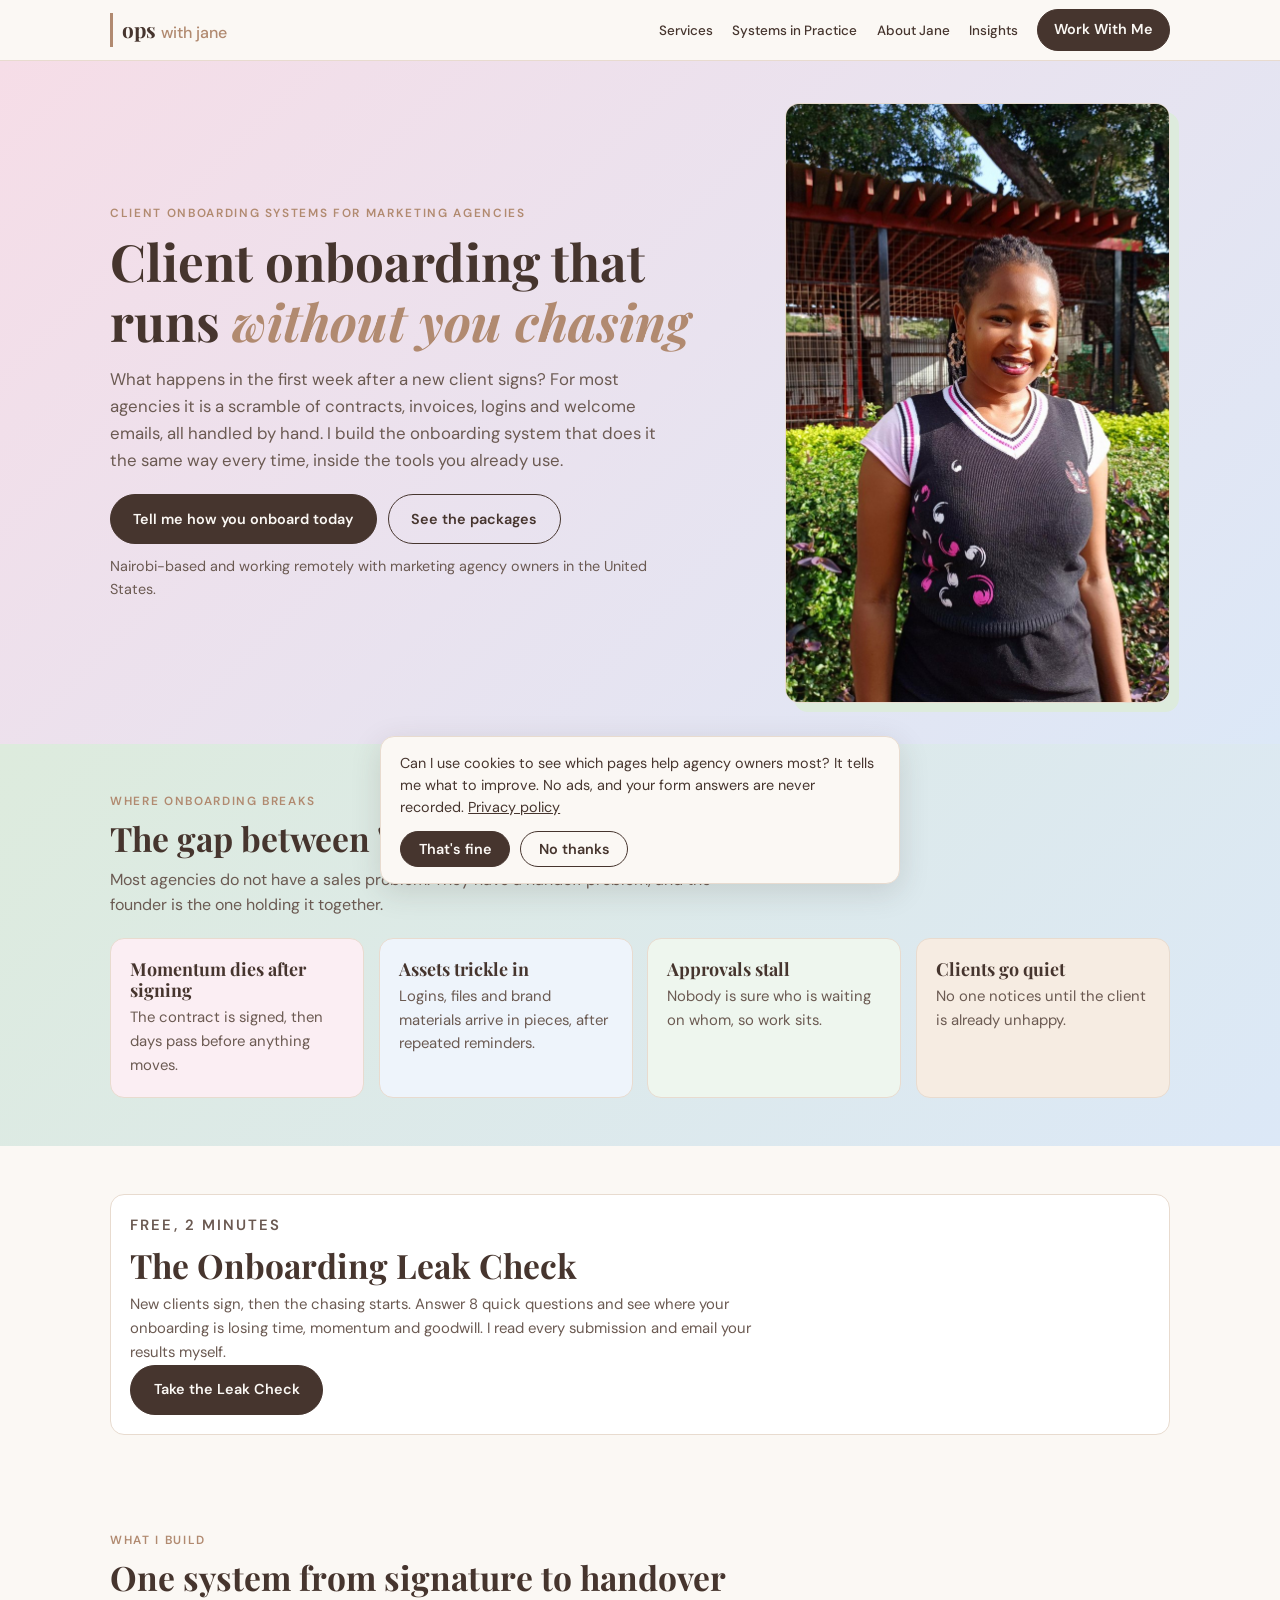
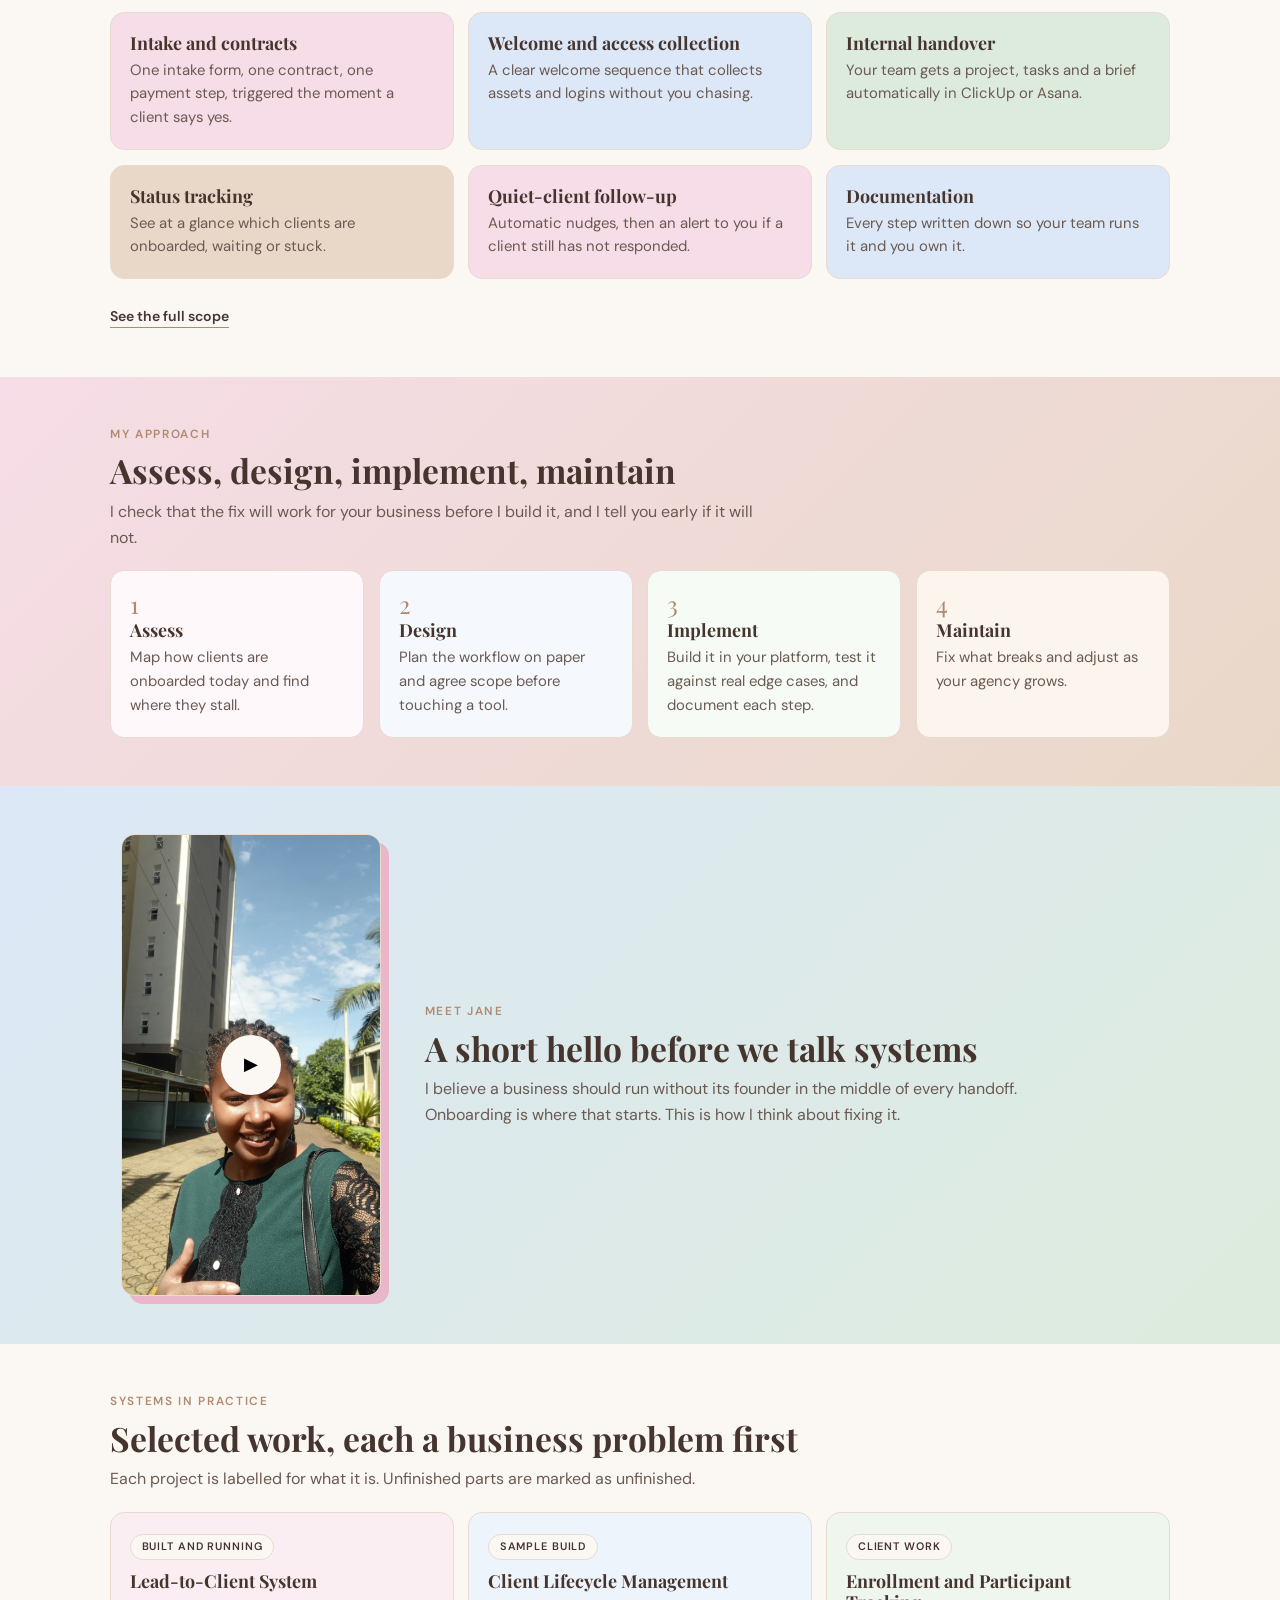
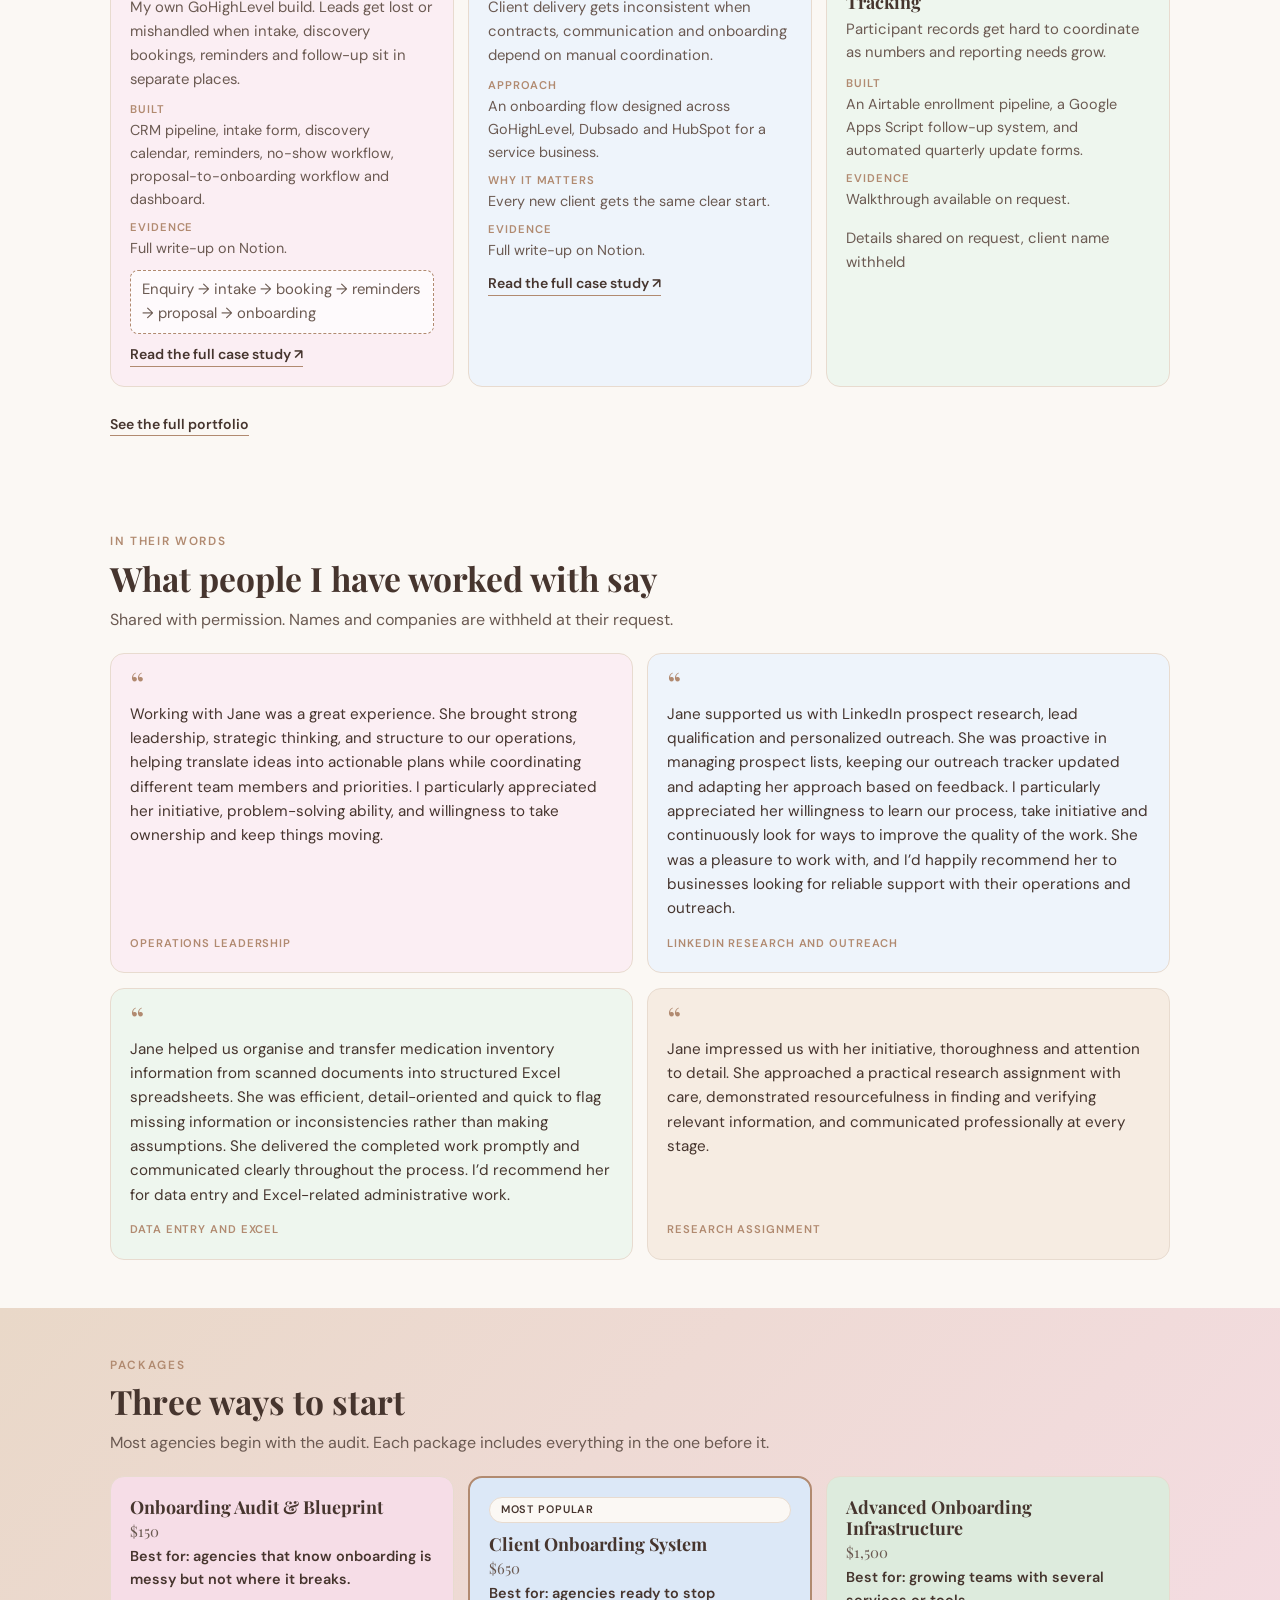
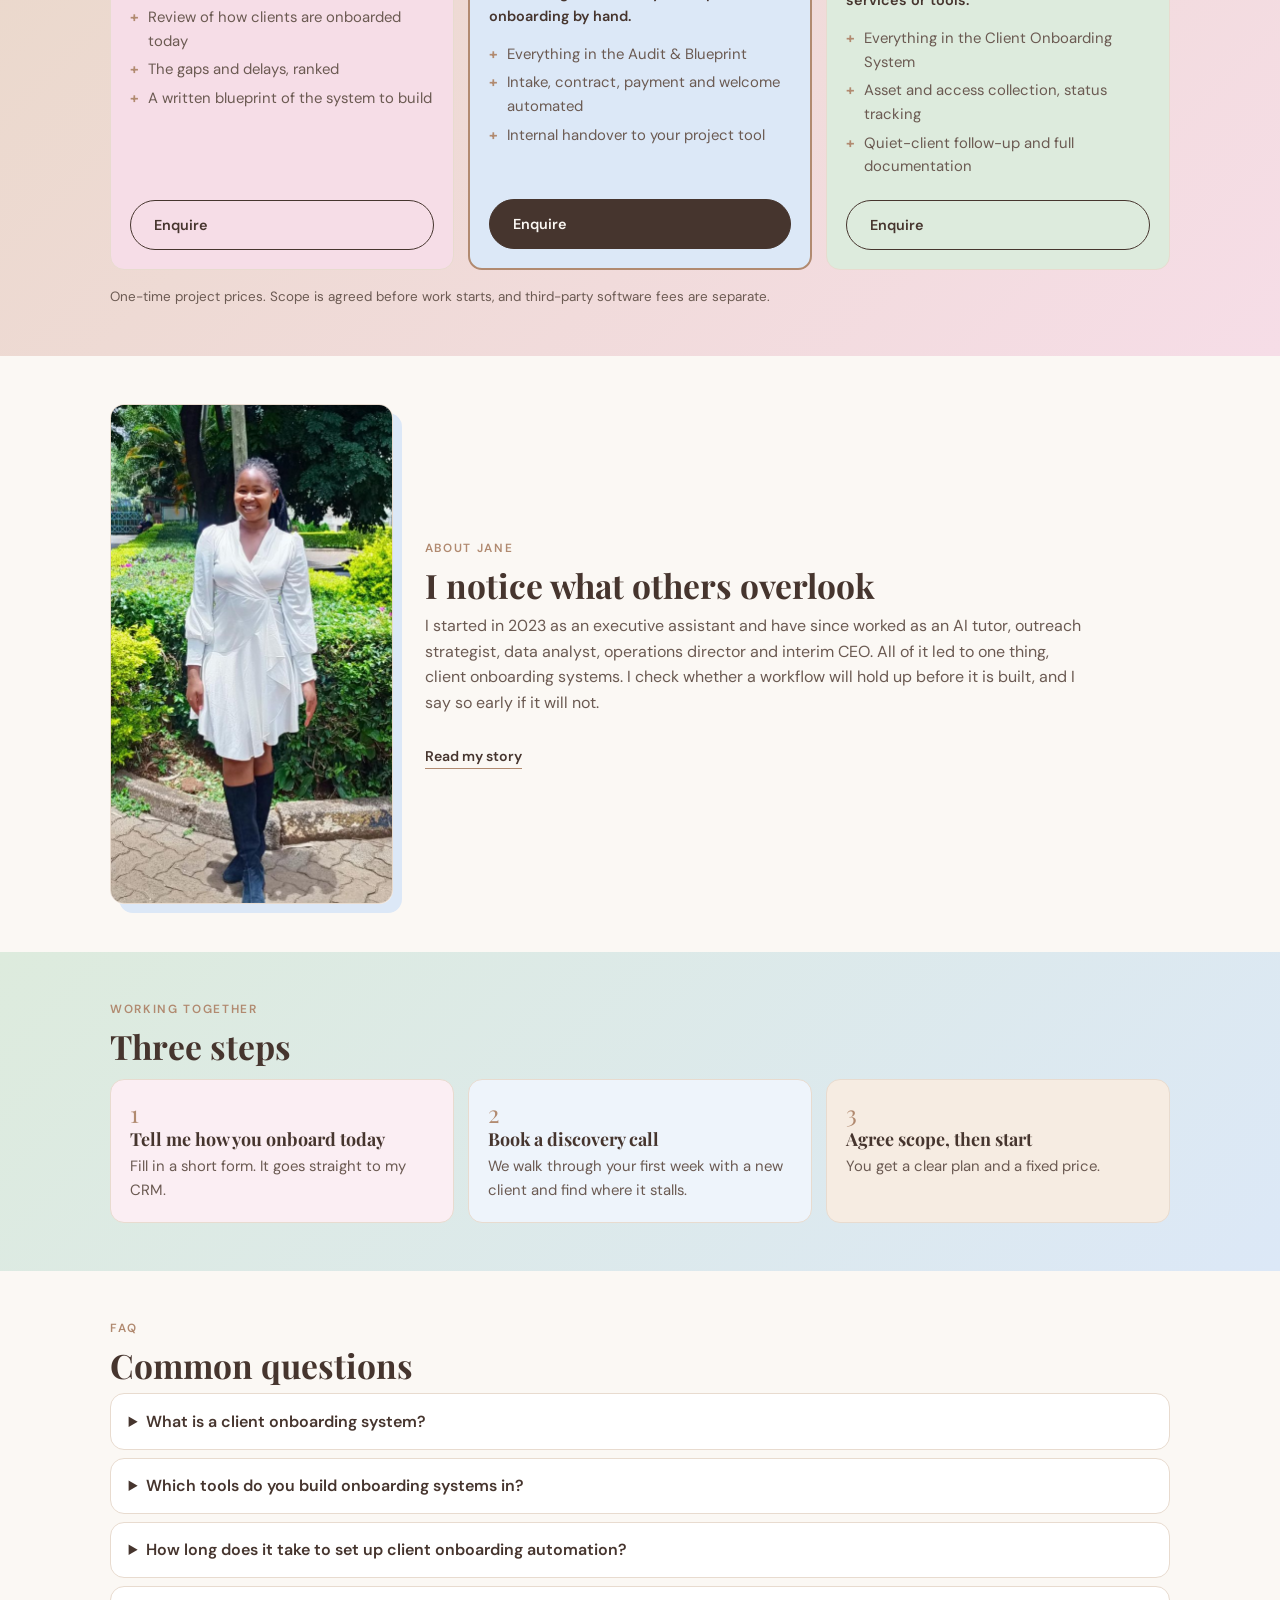
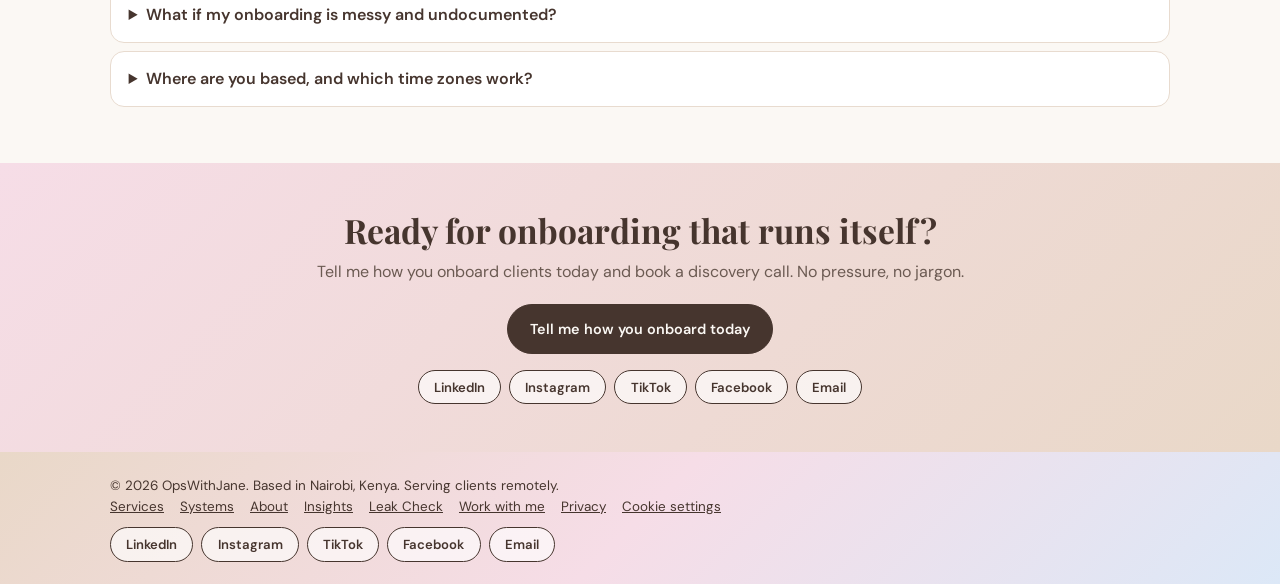
<file: index.html>
<!DOCTYPE html>
<html lang="en">
<head>
<meta charset="UTF-8">
<meta name="viewport" content="width=device-width, initial-scale=1">
<title>Client Onboarding Systems for Marketing Agencies | OpsWithJane</title>
<meta name="description" content="I build client onboarding systems for marketing agency owners: intake, contracts, payment, welcome and handover, set up inside GoHighLevel, HubSpot or Dubsado.">
<link rel="canonical" href="https://www.opswithjane.com/">
<meta name="robots" content="index, follow, max-image-preview:large">
<meta property="og:site_name" content="OpsWithJane">
<meta property="og:title" content="Client Onboarding Systems for Marketing Agencies | OpsWithJane">
<meta property="og:description" content="I build client onboarding systems for marketing agency owners: intake, contracts, payment, welcome and handover, set up inside GoHighLevel, HubSpot or Dubsado.">
<meta property="og:type" content="website">
<meta property="og:url" content="https://www.opswithjane.com/">
<meta property="og:image" content="https://www.opswithjane.com/assets/og-image.jpg">
<meta property="og:image:width" content="1200">
<meta property="og:image:height" content="630">
<meta property="og:image:alt" content="OpsWithJane: client onboarding systems for marketing agencies, by Jane Kenda">
<meta name="twitter:card" content="summary_large_image">
<meta name="twitter:image" content="https://www.opswithjane.com/assets/og-image.jpg">
<link rel="icon" type="image/png" href="/assets/favicon.png">
<link rel="apple-touch-icon" href="/assets/favicon.png">
<link rel="preconnect" href="https://fonts.googleapis.com">
<link rel="preconnect" href="https://fonts.gstatic.com" crossorigin>
<link href="https://fonts.googleapis.com/css2?family=DM+Sans:wght@400;500;600&family=Playfair+Display:ital,wght@0,600;0,700;1,600&display=swap" rel="stylesheet">
<link rel="stylesheet" href="/assets/styles.css">
<script type="application/ld+json">{"@context": "https://schema.org", "@type": "ProfessionalService", "@id": "https://www.opswithjane.com/#business", "name": "OpsWithJane", "url": "https://www.opswithjane.com/", "image": "https://www.opswithjane.com/assets/og-image.jpg", "logo": "https://www.opswithjane.com/assets/logo.png", "email": "opswithjane@gmail.com", "priceRange": "$150 - $1,500", "description": "Client onboarding systems for marketing agency owners: intake, contracts, payment, welcome, asset collection, internal handover and status tracking.", "slogan": "Clarity, structure, and systems that work.", "serviceType": "Client onboarding systems", "knowsAbout": ["Client onboarding", "CRM setup", "GoHighLevel", "HubSpot", "Dubsado", "Workflow automation", "Agency operations"], "founder": {"@type": "Person", "@id": "https://www.opswithjane.com/about#jane", "name": "Jane Kenda", "jobTitle": "Client Onboarding Systems Specialist", "url": "https://www.opswithjane.com/about", "sameAs": ["https://www.linkedin.com/in/wamuyu-kenda", "https://www.instagram.com/ops.with.jane", "https://www.tiktok.com/@opswithjane.va"]}, "address": {"@type": "PostalAddress", "addressLocality": "Nairobi", "addressCountry": "KE"}, "areaServed": {"@type": "Country", "name": "United States"}, "sameAs": ["https://www.linkedin.com/in/wamuyu-kenda", "https://www.instagram.com/ops.with.jane", "https://www.tiktok.com/@opswithjane.va"], "hasOfferCatalog": {"@type": "OfferCatalog", "name": "Client onboarding packages", "itemListElement": [{"@type": "Offer", "name": "Onboarding Audit & Blueprint", "price": "150", "priceCurrency": "USD", "url": "https://www.opswithjane.com/services", "description": "A review of how clients are onboarded today, the gaps and delays ranked, and a written blueprint of the system to build.", "itemOffered": {"@type": "Service", "name": "Onboarding Audit & Blueprint"}}, {"@type": "Offer", "name": "Client Onboarding System", "price": "650", "priceCurrency": "USD", "url": "https://www.opswithjane.com/services", "description": "Everything in the audit, plus intake, contract, payment and welcome automated, with internal handover to your project tool.", "itemOffered": {"@type": "Service", "name": "Client Onboarding System"}}, {"@type": "Offer", "name": "Advanced Onboarding Infrastructure", "price": "1500", "priceCurrency": "USD", "url": "https://www.opswithjane.com/services", "description": "Everything in the Client Onboarding System, plus asset and access collection, status tracking, quiet-client follow-up and full documentation.", "itemOffered": {"@type": "Service", "name": "Advanced Onboarding Infrastructure"}}]}}</script>
<script type="application/ld+json">{"@context": "https://schema.org", "@type": "FAQPage", "mainEntity": [{"@type": "Question", "name": "What is a client onboarding system?", "acceptedAnswer": {"@type": "Answer", "text": "It is everything that happens between a client saying yes and your team being ready to deliver: intake, contract, payment, welcome, asset and access collection, internal handover and status tracking. I connect these so they run the same way for every client."}}, {"@type": "Question", "name": "Which tools do you build onboarding systems in?", "acceptedAnswer": {"@type": "Answer", "text": "GoHighLevel, HubSpot, Dubsado, Airtable, Asana, ClickUp, Zapier and Make. I build inside the platform you already use, so you own the system."}}, {"@type": "Question", "name": "How long does it take to set up client onboarding automation?", "acceptedAnswer": {"@type": "Answer", "text": "It depends on how many steps and tools are involved. I agree scope and a timeline with you before building anything."}}, {"@type": "Question", "name": "What if my onboarding is messy and undocumented?", "acceptedAnswer": {"@type": "Answer", "text": "That is the usual starting point. The Onboarding Audit and Blueprint maps what happens today, shows where clients stall, and gives you a written plan."}}, {"@type": "Question", "name": "Where are you based, and which time zones work?", "acceptedAnswer": {"@type": "Answer", "text": "I am based in Nairobi, Kenya and work remotely with agencies in the United States. We agree overlap hours at the start."}}]}</script>
</head>
<body>
<nav aria-label="Main"><div class="wrap">
<a class="logo" href="/" aria-label="OpsWithJane home"><b>ops</b><span>with jane</span></a>
<ul><li><a href="/services">Services</a></li><li><a href="/systems-in-practice">Systems in Practice</a></li><li><a href="/about">About Jane</a></li><li><a href="/insights">Insights</a></li><li><a class="btn btn-p" href="/work-with-me">Work With Me</a></li></ul>
</div></nav>
<main>
 <section class="hero"><div class="wrap two">
<div>
<p class="eyebrow">Client onboarding systems for marketing agencies</p>
<h1>Client onboarding that runs <em>without you chasing</em></h1>
<p class="sub">What happens in the first week after a new client signs? For most agencies it is a scramble of contracts, invoices, logins and welcome emails, all handled by hand. I build the onboarding system that does it the same way every time, inside the tools you already use.</p>
<div class="ctas"><a class="btn btn-p" href="/work-with-me">Tell me how you onboard today</a><a class="btn btn-s" href="#packages">See the packages</a></div>
<p class="reach">Nairobi-based and working remotely with marketing agency owners in the United States.</p>
</div>
<img class="portrait" src="/assets/jane-portrait.jpg" alt="Jane Kenda, client onboarding systems specialist and founder of OpsWithJane" width="480" height="600" fetchpriority="high">
</div></section>

<section class="band-green" id="problems"><div class="wrap">
<p class="eyebrow">Where onboarding breaks</p>
<h2>The gap between "yes" and ready for delivery</h2>
<p class="lead">Most agencies do not have a sales problem. They have a handoff problem, and the founder is the one holding it together.</p>
<div class="grid g4 soft mix">
<div class="card"><h3>Momentum dies after signing</h3><p>The contract is signed, then days pass before anything moves.</p></div>
<div class="card"><h3>Assets trickle in</h3><p>Logins, files and brand materials arrive in pieces, after repeated reminders.</p></div>
<div class="card"><h3>Approvals stall</h3><p>Nobody is sure who is waiting on whom, so work sits.</p></div>
<div class="card"><h3>Clients go quiet</h3><p>No one notices until the client is already unhappy.</p></div>
</div></div></section>

<section id="leak-check"><div class="wrap">
<div class="card leak">
<div>
<p class="eyebrow">Free, 2 minutes</p>
<h2>The Onboarding Leak Check</h2>
<p class="lead" style="margin-bottom:0">New clients sign, then the chasing starts. Answer 8 quick questions and see where your onboarding is losing time, momentum and goodwill. I read every submission and email your results myself.</p>
</div>
<a class="btn btn-p" href="https://tally.so/r/rDaPAl" target="_blank" rel="noopener">Take the Leak Check</a>
</div>
</div></section>

<section><div class="wrap">
<p class="eyebrow">What I build</p>
<h2>One system from signature to handover</h2>
<div class="grid g3 mix" style="margin-top:.9rem"><div class="card"><h3>Intake and contracts</h3><p>One intake form, one contract, one payment step, triggered the moment a client says yes.</p></div><div class="card"><h3>Welcome and access collection</h3><p>A clear welcome sequence that collects assets and logins without you chasing.</p></div><div class="card"><h3>Internal handover</h3><p>Your team gets a project, tasks and a brief automatically in ClickUp or Asana.</p></div><div class="card"><h3>Status tracking</h3><p>See at a glance which clients are onboarded, waiting or stuck.</p></div><div class="card"><h3>Quiet-client follow-up</h3><p>Automatic nudges, then an alert to you if a client still has not responded.</p></div><div class="card"><h3>Documentation</h3><p>Every step written down so your team runs it and you own it.</p></div></div>
<p style="margin-top:1rem"><a class="cardlink" href="/services">See the full scope</a></p>
</div></section>

<section class="band-pink" id="approach"><div class="wrap">
<p class="eyebrow">My approach</p>
<h2>Assess, design, implement, maintain</h2>
<p class="lead">I check that the fix will work for your business before I build it, and I tell you early if it will not.</p>
<div class="grid g4 steps">
<div class="card" style="background:#fff8fb"><h3>Assess</h3><p>Map how clients are onboarded today and find where they stall.</p></div>
<div class="card" style="background:#f5f9fe"><h3>Design</h3><p>Plan the workflow on paper and agree scope before touching a tool.</p></div>
<div class="card" style="background:#f6fbf6"><h3>Implement</h3><p>Build it in your platform, test it against real edge cases, and document each step.</p></div>
<div class="card" style="background:#fbf5ee"><h3>Maintain</h3><p>Fix what breaks and adjust as your agency grows.</p></div>
</div></div></section>

<section class="band-blue" id="intro"><div class="wrap vid">
<div class="vframe">
<button class="vposter" id="vposter" aria-label="Play intro video from Jane"><img src="/assets/Jane1.jpg" alt="Jane Kenda intro video thumbnail" loading="lazy" width="260" height="462"><span class="play">&#9654;</span></button>
<iframe id="vframe" title="Intro video from Jane Kenda" data-src="https://www.youtube.com/embed/tymgU6M41r4?autoplay=1&rel=0" allow="autoplay; encrypted-media; picture-in-picture" allowfullscreen hidden></iframe>
</div>
<div>
<p class="eyebrow">Meet Jane</p>
<h2>A short hello before we talk systems</h2>
<p class="lead" style="margin-bottom:0">I believe a business should run without its founder in the middle of every handoff. Onboarding is where that starts. This is how I think about fixing it.</p>
</div></div></section>

<section><div class="wrap">
<p class="eyebrow">Systems in practice</p>
<h2>Selected work, each a business problem first</h2>
<p class="lead">Each project is labelled for what it is. Unfinished parts are marked as unfinished.</p>
<div class="grid g3 mix soft"><article class="card case"><span class="tag">Built and running</span><h3>Lead-to-Client System</h3><p>My own GoHighLevel build. Leads get lost or mishandled when intake, discovery bookings, reminders and follow-up sit in separate places.</p><dl><dt>Built</dt><dd>CRM pipeline, intake form, discovery calendar, reminders, no-show workflow, proposal-to-onboarding workflow and dashboard.</dd><dt>Evidence</dt><dd>Full write-up on Notion.</dd></dl><p class="flow">Enquiry &rarr; intake &rarr; booking &rarr; reminders &rarr; proposal &rarr; onboarding</p><a class="cardlink" href="https://app.notion.com/p/I-Built-My-Own-Lead-to-Client-System-in-GoHighLevel-3f384b6eeb51809d8ee7e575572473f3?source=copy_link" target="_blank" rel="noopener">Read the full case study &#8599;</a></article><article class="card case"><span class="tag">Sample build</span><h3>Client Lifecycle Management</h3><p>Client delivery gets inconsistent when contracts, communication and onboarding depend on manual coordination.</p><dl><dt>Approach</dt><dd>An onboarding flow designed across GoHighLevel, Dubsado and HubSpot for a service business.</dd><dt>Why it matters</dt><dd>Every new client gets the same clear start.</dd><dt>Evidence</dt><dd>Full write-up on Notion.</dd></dl><a class="cardlink" href="https://app.notion.com/p/A-Day-in-The-Life-General-Business-Client-Onboarding-Ops-System-39797b40e80d806c852dd5c512b9ae58?source=copy_link" target="_blank" rel="noopener">Read the full case study &#8599;</a></article><article class="card case"><span class="tag">Client work</span><h3>Enrollment and Participant Tracking</h3><p>Participant records get hard to coordinate as numbers and reporting needs grow.</p><dl><dt>Built</dt><dd>An Airtable enrollment pipeline, a Google Apps Script follow-up system, and automated quarterly update forms.</dd><dt>Evidence</dt><dd>Walkthrough available on request.</dd></dl><p class="note">Details shared on request, client name withheld</p></article></div>
<p style="margin-top:1rem"><a class="cardlink" href="/systems-in-practice">See the full portfolio</a></p>
</div></section>

<section id="testimonials"><div class="wrap">
<p class="eyebrow">In their words</p>
<h2>What people I have worked with say</h2>
<p class="lead">Shared with permission. Names and companies are withheld at their request.</p>
<div class="grid g2 mix soft"><figure class="card quote"><blockquote><p>Working with Jane was a great experience. She brought strong leadership, strategic thinking, and structure to our operations, helping translate ideas into actionable plans while coordinating different team members and priorities. I particularly appreciated her initiative, problem-solving ability, and willingness to take ownership and keep things moving.</p></blockquote><figcaption>Operations leadership</figcaption></figure><figure class="card quote"><blockquote><p>Jane supported us with LinkedIn prospect research, lead qualification and personalized outreach. She was proactive in managing prospect lists, keeping our outreach tracker updated and adapting her approach based on feedback. I particularly appreciated her willingness to learn our process, take initiative and continuously look for ways to improve the quality of the work. She was a pleasure to work with, and I&rsquo;d happily recommend her to businesses looking for reliable support with their operations and outreach.</p></blockquote><figcaption>LinkedIn research and outreach</figcaption></figure><figure class="card quote"><blockquote><p>Jane helped us organise and transfer medication inventory information from scanned documents into structured Excel spreadsheets. She was efficient, detail-oriented and quick to flag missing information or inconsistencies rather than making assumptions. She delivered the completed work promptly and communicated clearly throughout the process. I&rsquo;d recommend her for data entry and Excel-related administrative work.</p></blockquote><figcaption>Data entry and Excel</figcaption></figure><figure class="card quote"><blockquote><p>Jane impressed us with her initiative, thoroughness and attention to detail. She approached a practical research assignment with care, demonstrated resourcefulness in finding and verifying relevant information, and communicated professionally at every stage.</p></blockquote><figcaption>Research assignment</figcaption></figure></div>
</div></section>

<section class="band-brown" id="packages"><div class="wrap">
<p class="eyebrow">Packages</p>
<h2>Three ways to start</h2>
<p class="lead">Most agencies begin with the audit. Each package includes everything in the one before it.</p>
<div class="grid g3 mix"><div class="card pk"><h3>Onboarding Audit &amp; Blueprint</h3><p class="price">$150</p><p class="best">Best for: agencies that know onboarding is messy but not where it breaks.</p><ul><li>Review of how clients are onboarded today</li><li>The gaps and delays, ranked</li><li>A written blueprint of the system to build</li></ul><a class="btn btn-s" href="/work-with-me">Enquire</a></div><div class="card pk feat"><span class="tag">Most popular</span><h3>Client Onboarding System</h3><p class="price">$650</p><p class="best">Best for: agencies ready to stop onboarding by hand.</p><ul><li>Everything in the Audit &amp; Blueprint</li><li>Intake, contract, payment and welcome automated</li><li>Internal handover to your project tool</li></ul><a class="btn btn-p" href="/work-with-me">Enquire</a></div><div class="card pk"><h3>Advanced Onboarding Infrastructure</h3><p class="price">$1,500</p><p class="best">Best for: growing teams with several services or tools.</p><ul><li>Everything in the Client Onboarding System</li><li>Asset and access collection, status tracking</li><li>Quiet-client follow-up and full documentation</li></ul><a class="btn btn-s" href="/work-with-me">Enquire</a></div></div><p class="note">One-time project prices. Scope is agreed before work starts, and third-party software fees are separate.</p>
</div></section>

<section><div class="wrap about">
<img class="portrait" src="/assets/jane-white.jpg" alt="Jane Kenda" loading="lazy" width="400" height="500" style="box-shadow:9px 9px 0 var(--blue)">
<div>
<p class="eyebrow">About Jane</p>
<h2>I notice what others overlook</h2>
<p class="lead">I started in 2023 as an executive assistant and have since worked as an AI tutor, outreach strategist, data analyst, operations director and interim CEO. All of it led to one thing, client onboarding systems. I check whether a workflow will hold up before it is built, and I say so early if it will not.</p>
<a class="cardlink" href="/about#story">Read my story</a>
</div></div></section>

<section class="band-green"><div class="wrap">
<p class="eyebrow">Working together</p>
<h2>Three steps</h2>
<div class="grid g3 steps" style="margin-top:.8rem">
<div class="card" style="background:#fbeef3"><h3>Tell me how you onboard today</h3><p>Fill in a short form. It goes straight to my CRM.</p></div>
<div class="card" style="background:#eef4fb"><h3>Book a discovery call</h3><p>We walk through your first week with a new client and find where it stalls.</p></div>
<div class="card" style="background:#f6ece2"><h3>Agree scope, then start</h3><p>You get a clear plan and a fixed price.</p></div>
</div></div></section>

<section><div class="wrap">
<p class="eyebrow">FAQ</p>
<h2>Common questions</h2>
<details><summary>What is a client onboarding system?</summary><p>It is everything that happens between a client saying yes and your team being ready to deliver: intake, contract, payment, welcome, asset and access collection, internal handover and status tracking. I connect these so they run the same way for every client.</p></details><details><summary>Which tools do you build onboarding systems in?</summary><p>GoHighLevel, HubSpot, Dubsado, Airtable, Asana, ClickUp, Zapier and Make. I build inside the platform you already use, so you own the system.</p></details><details><summary>How long does it take to set up client onboarding automation?</summary><p>It depends on how many steps and tools are involved. I agree scope and a timeline with you before building anything.</p></details><details><summary>What if my onboarding is messy and undocumented?</summary><p>That is the usual starting point. The Onboarding Audit and Blueprint maps what happens today, shows where clients stall, and gives you a written plan.</p></details><details><summary>Where are you based, and which time zones work?</summary><p>I am based in Nairobi, Kenya and work remotely with agencies in the United States. We agree overlap hours at the start.</p></details>
</div></section>

<section class="band-pink cta-band"><div class="wrap">
<h2>Ready for onboarding that runs itself?</h2>
<p class="lead">Tell me how you onboard clients today and book a discovery call. No pressure, no jargon.</p>
<a class="btn btn-p" href="/work-with-me">Tell me how you onboard today</a><div class="social"><a href="https://www.linkedin.com/in/wamuyu-kenda" target="_blank" rel="noopener">LinkedIn</a><a href="https://www.instagram.com/ops.with.jane" target="_blank" rel="noopener">Instagram</a><a href="https://www.tiktok.com/@opswithjane.va" target="_blank" rel="noopener">TikTok</a><a href="https://www.facebook.com/keith.jennifer.90" target="_blank" rel="noopener">Facebook</a><a href="mailto:opswithjane@gmail.com">Email</a></div>
</div></section>

</main>
<footer><div class="wrap">
<div><span>&copy; 2026 OpsWithJane. Based in Nairobi, Kenya. Serving clients remotely.</span><br><span class="flinks"><a href="/services">Services</a><a href="/systems-in-practice">Systems</a><a href="/about">About</a><a href="/insights">Insights</a><a href="https://tally.so/r/rDaPAl" target="_blank" rel="noopener">Leak Check</a><a href="/work-with-me">Work with me</a><a href="/privacy">Privacy</a></span></div>
<div class="social"><a href="https://www.linkedin.com/in/wamuyu-kenda" target="_blank" rel="noopener">LinkedIn</a><a href="https://www.instagram.com/ops.with.jane" target="_blank" rel="noopener">Instagram</a><a href="https://www.tiktok.com/@opswithjane.va" target="_blank" rel="noopener">TikTok</a><a href="https://www.facebook.com/keith.jennifer.90" target="_blank" rel="noopener">Facebook</a><a href="mailto:opswithjane@gmail.com">Email</a></div>
</div></footer>
<script src="/assets/track.js" defer></script>
<script src="/assets/site.js" defer></script>
</body>
</html>
</file>
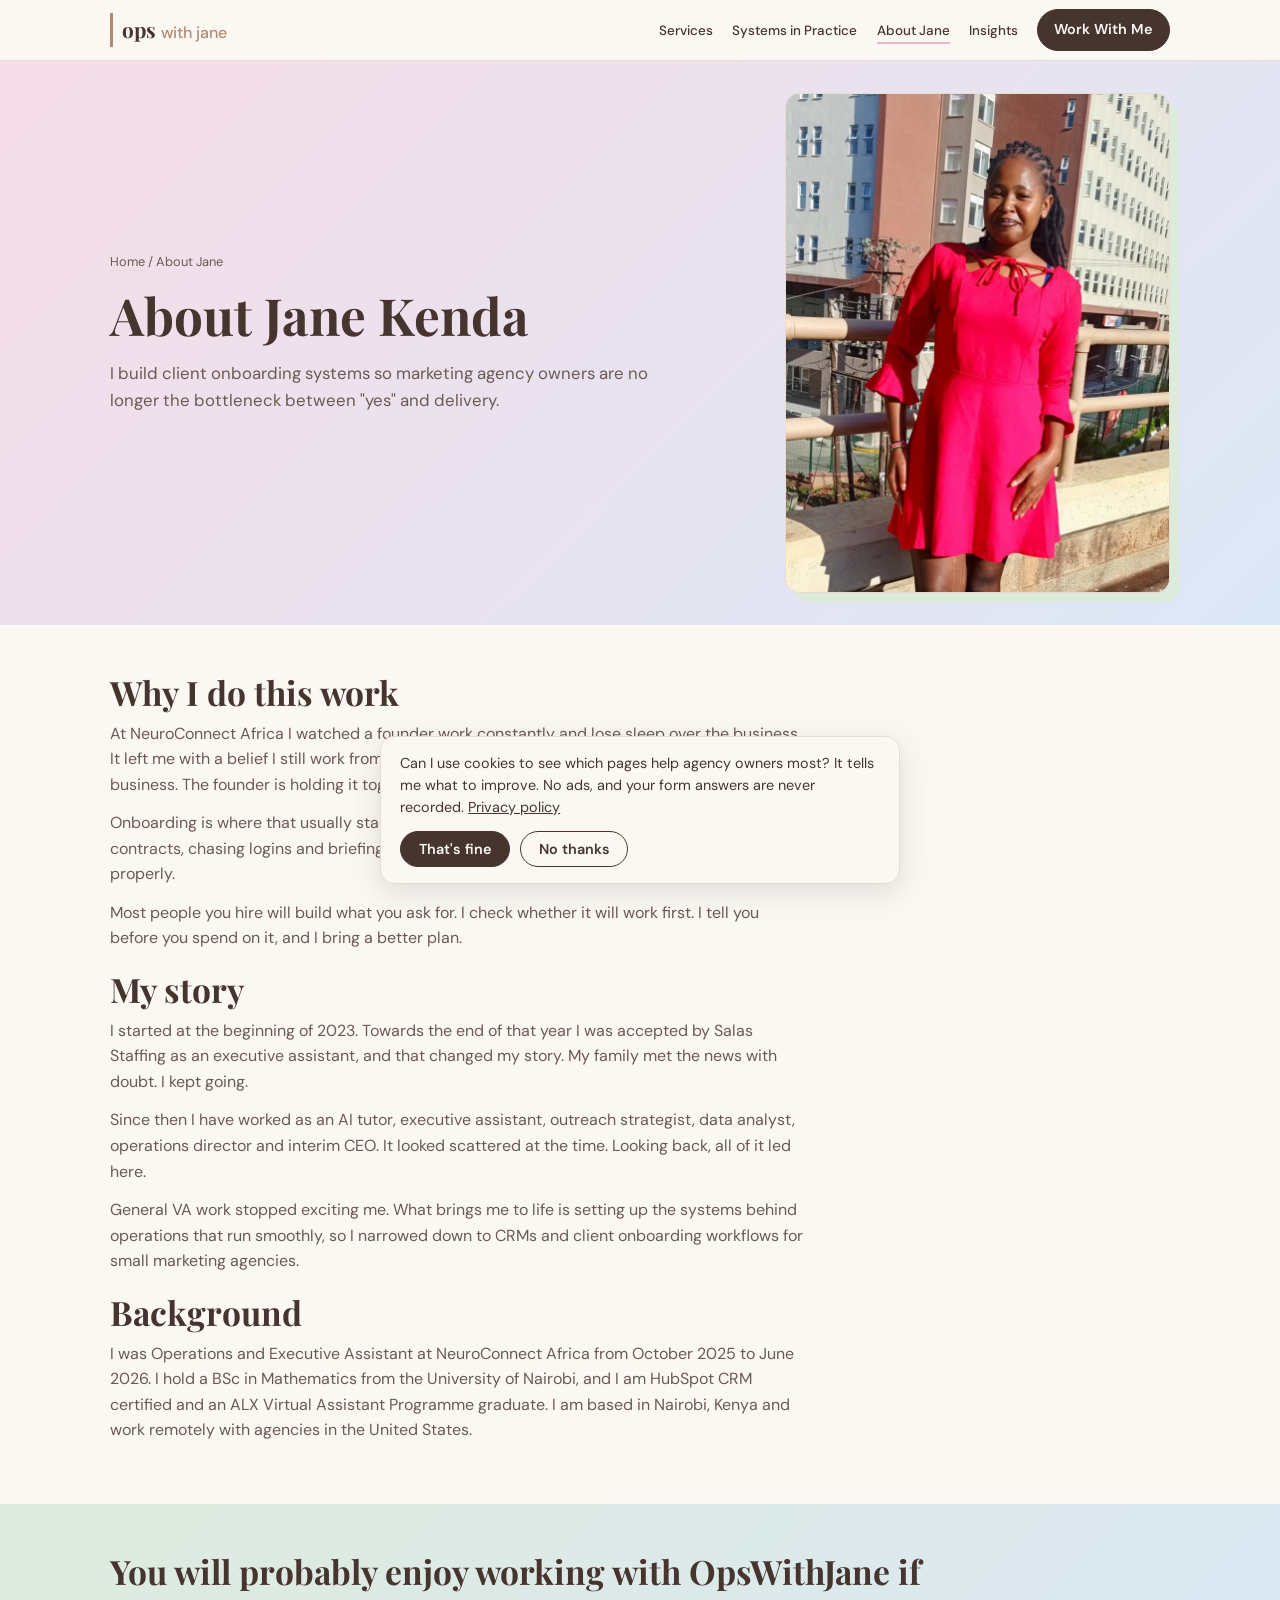
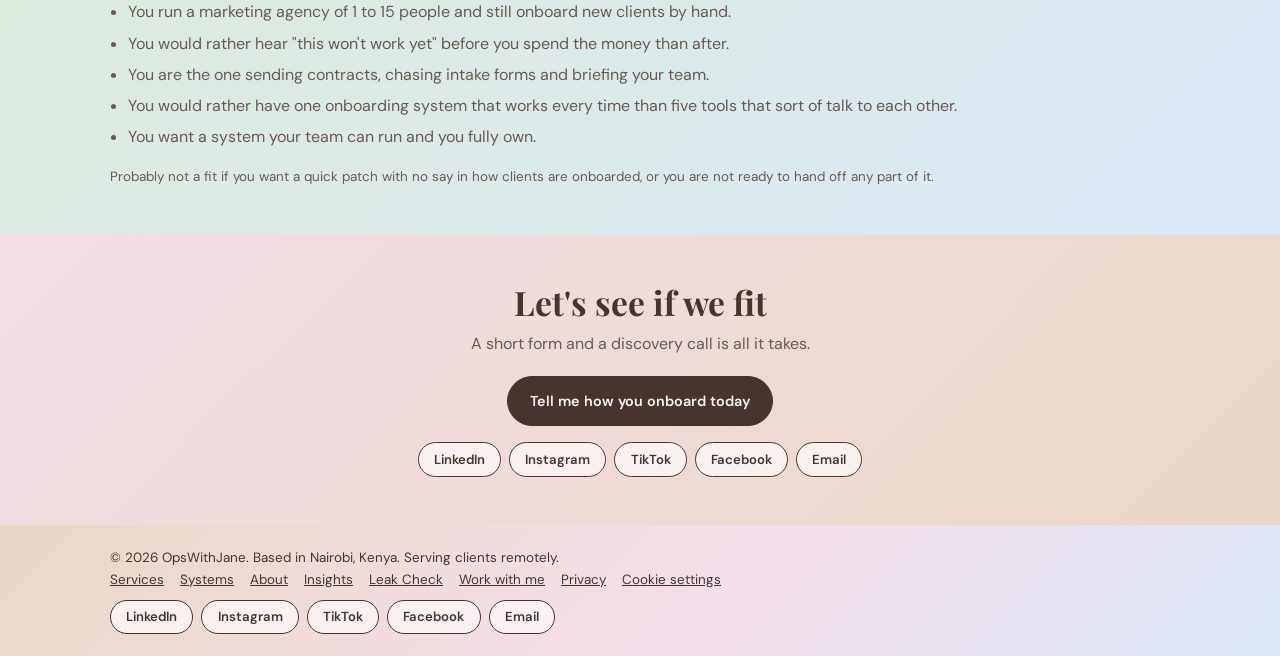
<file: about.html>
<!DOCTYPE html>
<html lang="en">
<head>
<meta charset="UTF-8">
<meta name="viewport" content="width=device-width, initial-scale=1">
<title>About Jane Kenda | Client Onboarding Systems Specialist | OpsWithJane</title>
<meta name="description" content="Meet Jane Kenda, a Nairobi-based specialist who builds client onboarding systems for marketing agency owners so the founder is not the bottleneck.">
<link rel="canonical" href="https://www.opswithjane.com/about">
<meta name="robots" content="index, follow, max-image-preview:large">
<meta property="og:site_name" content="OpsWithJane">
<meta property="og:title" content="About Jane Kenda | Client Onboarding Systems Specialist | OpsWithJane">
<meta property="og:description" content="Meet Jane Kenda, a Nairobi-based specialist who builds client onboarding systems for marketing agency owners so the founder is not the bottleneck.">
<meta property="og:type" content="website">
<meta property="og:url" content="https://www.opswithjane.com/about">
<meta property="og:image" content="https://www.opswithjane.com/assets/og-image.jpg">
<meta property="og:image:width" content="1200">
<meta property="og:image:height" content="630">
<meta property="og:image:alt" content="OpsWithJane: client onboarding systems for marketing agencies, by Jane Kenda">
<meta name="twitter:card" content="summary_large_image">
<meta name="twitter:image" content="https://www.opswithjane.com/assets/og-image.jpg">
<link rel="icon" type="image/png" href="/assets/favicon.png">
<link rel="apple-touch-icon" href="/assets/favicon.png">
<link rel="preconnect" href="https://fonts.googleapis.com">
<link rel="preconnect" href="https://fonts.gstatic.com" crossorigin>
<link href="https://fonts.googleapis.com/css2?family=DM+Sans:wght@400;500;600&family=Playfair+Display:ital,wght@0,600;0,700;1,600&display=swap" rel="stylesheet">
<link rel="stylesheet" href="/assets/styles.css">
<script type="application/ld+json">{"@context": "https://schema.org", "@type": "Person", "@id": "https://www.opswithjane.com/about#jane", "name": "Jane Kenda", "jobTitle": "Client Onboarding Systems Specialist", "url": "https://www.opswithjane.com/about", "image": "https://www.opswithjane.com/assets/jane-portrait.jpg", "worksFor": {"@type": "ProfessionalService", "name": "OpsWithJane", "url": "https://www.opswithjane.com/"}, "alumniOf": {"@type": "CollegeOrUniversity", "name": "University of Nairobi"}, "address": {"@type": "PostalAddress", "addressLocality": "Nairobi", "addressCountry": "KE"}, "sameAs": ["https://www.linkedin.com/in/wamuyu-kenda", "https://www.instagram.com/ops.with.jane", "https://www.tiktok.com/@opswithjane.va"]}</script>
<script type="application/ld+json">{"@context": "https://schema.org", "@type": "BreadcrumbList", "itemListElement": [{"@type": "ListItem", "position": 1, "name": "Home", "item": "https://www.opswithjane.com/"}, {"@type": "ListItem", "position": 2, "name": "About Jane", "item": "https://www.opswithjane.com/about"}]}</script>
</head>
<body>
<nav aria-label="Main"><div class="wrap">
<a class="logo" href="/" aria-label="OpsWithJane home"><b>ops</b><span>with jane</span></a>
<ul><li><a href="/services">Services</a></li><li><a href="/systems-in-practice">Systems in Practice</a></li><li><a href="/about" aria-current="page">About Jane</a></li><li><a href="/insights">Insights</a></li><li><a class="btn btn-p" href="/work-with-me">Work With Me</a></li></ul>
</div></nav>
<main>
 <section class="hero sm"><div class="wrap two">
<div><p class="crumbs"><a href="/">Home</a> / About Jane</p>
<h1>About Jane Kenda</h1>
<p class="sub">I build client onboarding systems so marketing agency owners are no longer the bottleneck between "yes" and delivery.</p></div>
<img class="portrait" src="/assets/jane-red.jpg" alt="Jane Kenda, client onboarding systems specialist" width="400" height="500" fetchpriority="high">
</div></section>
<section><div class="wrap prose">
<h2>Why I do this work</h2>
<p>At NeuroConnect Africa I watched a founder work constantly and lose sleep over the business. It left me with a belief I still work from: if a business cannot run without its founder, it is not yet a business. The founder is holding it together.</p>
<p>Onboarding is where that usually starts. A client signs, and then the founder is the one sending contracts, chasing logins and briefing the team. I focus on that stretch only, so I can do it properly.</p>
<p>Most people you hire will build what you ask for. I check whether it will work first. I tell you before you spend on it, and I bring a better plan.</p>
<h2 id="story" style="margin-top:1.2rem">My story</h2>
<p>I started at the beginning of 2023. Towards the end of that year I was accepted by Salas Staffing as an executive assistant, and that changed my story. My family met the news with doubt. I kept going.</p>
<p>Since then I have worked as an AI tutor, executive assistant, outreach strategist, data analyst, operations director and interim CEO. It looked scattered at the time. Looking back, all of it led here.</p>
<p>General VA work stopped exciting me. What brings me to life is setting up the systems behind operations that run smoothly, so I narrowed down to CRMs and client onboarding workflows for small marketing agencies.</p>
<h2 style="margin-top:1.2rem">Background</h2>
<p>I was Operations and Executive Assistant at NeuroConnect Africa from October 2025 to June 2026. I hold a BSc in Mathematics from the University of Nairobi, and I am HubSpot CRM certified and an ALX Virtual Assistant Programme graduate. I am based in Nairobi, Kenya and work remotely with agencies in the United States.</p>
</div></section>
<section class="band-green"><div class="wrap">
<h2>You will probably enjoy working with OpsWithJane if</h2>
<ul class="fit prose" style="color:var(--mute)">
<li>You run a marketing agency of 1 to 15 people and still onboard new clients by hand.</li>
<li>You would rather hear "this won't work yet" before you spend the money than after.</li>
<li>You are the one sending contracts, chasing intake forms and briefing your team.</li>
<li>You would rather have one onboarding system that works every time than five tools that sort of talk to each other.</li>
<li>You want a system your team can run and you fully own.</li>
</ul>
<p class="note">Probably not a fit if you want a quick patch with no say in how clients are onboarded, or you are not ready to hand off any part of it.</p>
</div></section>
<section class="cta-band band-pink"><div class="wrap"><h2>Let's see if we fit</h2><p class="lead">A short form and a discovery call is all it takes.</p><a class="btn btn-p" href="/work-with-me">Tell me how you onboard today</a>
<div class="social"><a href="https://www.linkedin.com/in/wamuyu-kenda" target="_blank" rel="noopener">LinkedIn</a><a href="https://www.instagram.com/ops.with.jane" target="_blank" rel="noopener">Instagram</a><a href="https://www.tiktok.com/@opswithjane.va" target="_blank" rel="noopener">TikTok</a><a href="https://www.facebook.com/keith.jennifer.90" target="_blank" rel="noopener">Facebook</a><a href="mailto:opswithjane@gmail.com">Email</a></div></div></section>

</main>
<footer><div class="wrap">
<div><span>&copy; 2026 OpsWithJane. Based in Nairobi, Kenya. Serving clients remotely.</span><br><span class="flinks"><a href="/services">Services</a><a href="/systems-in-practice">Systems</a><a href="/about">About</a><a href="/insights">Insights</a><a href="https://tally.so/r/rDaPAl" target="_blank" rel="noopener">Leak Check</a><a href="/work-with-me">Work with me</a><a href="/privacy">Privacy</a></span></div>
<div class="social"><a href="https://www.linkedin.com/in/wamuyu-kenda" target="_blank" rel="noopener">LinkedIn</a><a href="https://www.instagram.com/ops.with.jane" target="_blank" rel="noopener">Instagram</a><a href="https://www.tiktok.com/@opswithjane.va" target="_blank" rel="noopener">TikTok</a><a href="https://www.facebook.com/keith.jennifer.90" target="_blank" rel="noopener">Facebook</a><a href="mailto:opswithjane@gmail.com">Email</a></div>
</div></footer>
<script src="/assets/track.js" defer></script>
<script src="/assets/site.js" defer></script>
</body>
</html>
</file>
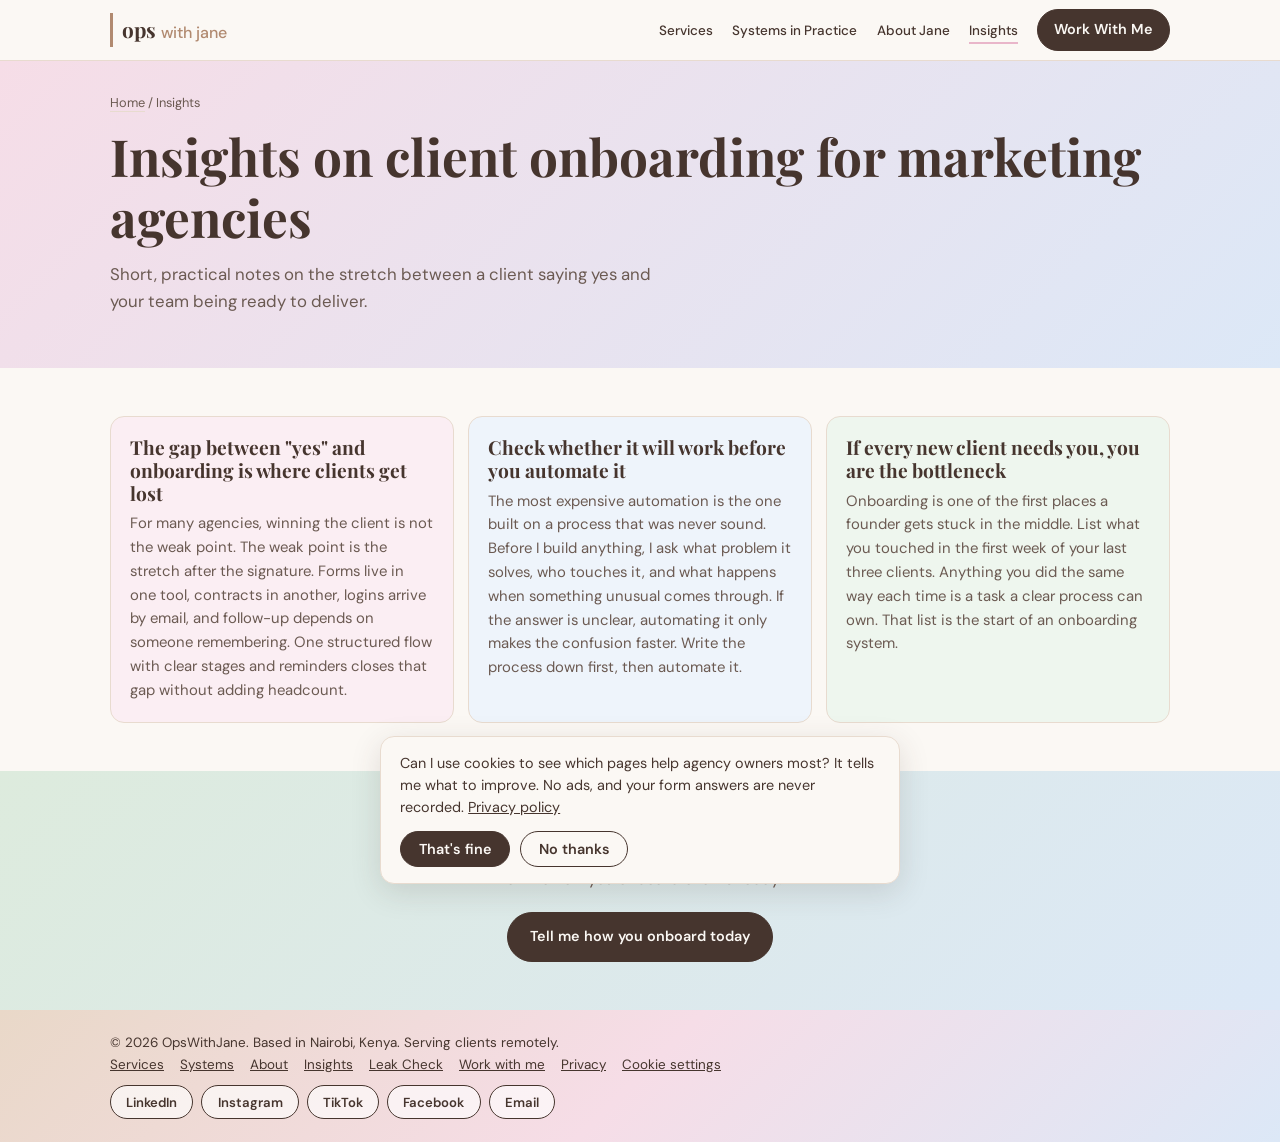
<file: insights.html>
<!DOCTYPE html>
<html lang="en">
<head>
<meta charset="UTF-8">
<meta name="viewport" content="width=device-width, initial-scale=1">
<title>Insights | Client Onboarding for Marketing Agencies | OpsWithJane</title>
<meta name="description" content="Practical notes from Jane Kenda on client onboarding, automation and handoffs for marketing agency owners who are tired of onboarding by hand.">
<link rel="canonical" href="https://www.opswithjane.com/insights">
<meta name="robots" content="index, follow, max-image-preview:large">
<meta property="og:site_name" content="OpsWithJane">
<meta property="og:title" content="Insights | Client Onboarding for Marketing Agencies | OpsWithJane">
<meta property="og:description" content="Practical notes from Jane Kenda on client onboarding, automation and handoffs for marketing agency owners who are tired of onboarding by hand.">
<meta property="og:type" content="website">
<meta property="og:url" content="https://www.opswithjane.com/insights">
<meta property="og:image" content="https://www.opswithjane.com/assets/og-image.jpg">
<meta property="og:image:width" content="1200">
<meta property="og:image:height" content="630">
<meta property="og:image:alt" content="OpsWithJane: client onboarding systems for marketing agencies, by Jane Kenda">
<meta name="twitter:card" content="summary_large_image">
<meta name="twitter:image" content="https://www.opswithjane.com/assets/og-image.jpg">
<link rel="icon" type="image/png" href="/assets/favicon.png">
<link rel="apple-touch-icon" href="/assets/favicon.png">
<link rel="preconnect" href="https://fonts.googleapis.com">
<link rel="preconnect" href="https://fonts.gstatic.com" crossorigin>
<link href="https://fonts.googleapis.com/css2?family=DM+Sans:wght@400;500;600&family=Playfair+Display:ital,wght@0,600;0,700;1,600&display=swap" rel="stylesheet">
<link rel="stylesheet" href="/assets/styles.css">
<script type="application/ld+json">{"@context": "https://schema.org", "@type": "BreadcrumbList", "itemListElement": [{"@type": "ListItem", "position": 1, "name": "Home", "item": "https://www.opswithjane.com/"}, {"@type": "ListItem", "position": 2, "name": "Insights", "item": "https://www.opswithjane.com/insights"}]}</script>
</head>
<body>
<nav aria-label="Main"><div class="wrap">
<a class="logo" href="/" aria-label="OpsWithJane home"><b>ops</b><span>with jane</span></a>
<ul><li><a href="/services">Services</a></li><li><a href="/systems-in-practice">Systems in Practice</a></li><li><a href="/about">About Jane</a></li><li><a href="/insights" aria-current="page">Insights</a></li><li><a class="btn btn-p" href="/work-with-me">Work With Me</a></li></ul>
</div></nav>
<main>
 <section class="hero sm"><div class="wrap"><p class="crumbs"><a href="/">Home</a> / Insights</p>
<h1>Insights on client onboarding for marketing agencies</h1>
<p class="sub">Short, practical notes on the stretch between a client saying yes and your team being ready to deliver.</p>
</div></section>
<section><div class="wrap"><div class="grid g3 mix soft"><article class="card" id="enquiry-to-onboarding"><h2 style="font-size:1.2rem">The gap between "yes" and onboarding is where clients get lost</h2><p>For many agencies, winning the client is not the weak point. The weak point is the stretch after the signature. Forms live in one tool, contracts in another, logins arrive by email, and follow-up depends on someone remembering. One structured flow with clear stages and reminders closes that gap without adding headcount.</p></article><article class="card" id="check-before-you-automate"><h2 style="font-size:1.2rem">Check whether it will work before you automate it</h2><p>The most expensive automation is the one built on a process that was never sound. Before I build anything, I ask what problem it solves, who touches it, and what happens when something unusual comes through. If the answer is unclear, automating it only makes the confusion faster. Write the process down first, then automate it.</p></article><article class="card" id="founder-dependent-business"><h2 style="font-size:1.2rem">If every new client needs you, you are the bottleneck</h2><p>Onboarding is one of the first places a founder gets stuck in the middle. List what you touched in the first week of your last three clients. Anything you did the same way each time is a task a clear process can own. That list is the start of an onboarding system.</p></article></div></div></section>
<section class="cta-band band-green"><div class="wrap"><h2>Want this applied to your agency?</h2><p class="lead">Tell me how you onboard clients today.</p><a class="btn btn-p" href="/work-with-me">Tell me how you onboard today</a></div></section>

</main>
<footer><div class="wrap">
<div><span>&copy; 2026 OpsWithJane. Based in Nairobi, Kenya. Serving clients remotely.</span><br><span class="flinks"><a href="/services">Services</a><a href="/systems-in-practice">Systems</a><a href="/about">About</a><a href="/insights">Insights</a><a href="https://tally.so/r/rDaPAl" target="_blank" rel="noopener">Leak Check</a><a href="/work-with-me">Work with me</a><a href="/privacy">Privacy</a></span></div>
<div class="social"><a href="https://www.linkedin.com/in/wamuyu-kenda" target="_blank" rel="noopener">LinkedIn</a><a href="https://www.instagram.com/ops.with.jane" target="_blank" rel="noopener">Instagram</a><a href="https://www.tiktok.com/@opswithjane.va" target="_blank" rel="noopener">TikTok</a><a href="https://www.facebook.com/keith.jennifer.90" target="_blank" rel="noopener">Facebook</a><a href="mailto:opswithjane@gmail.com">Email</a></div>
</div></footer>
<script src="/assets/track.js" defer></script>
<script src="/assets/site.js" defer></script>
</body>
</html>
</file>
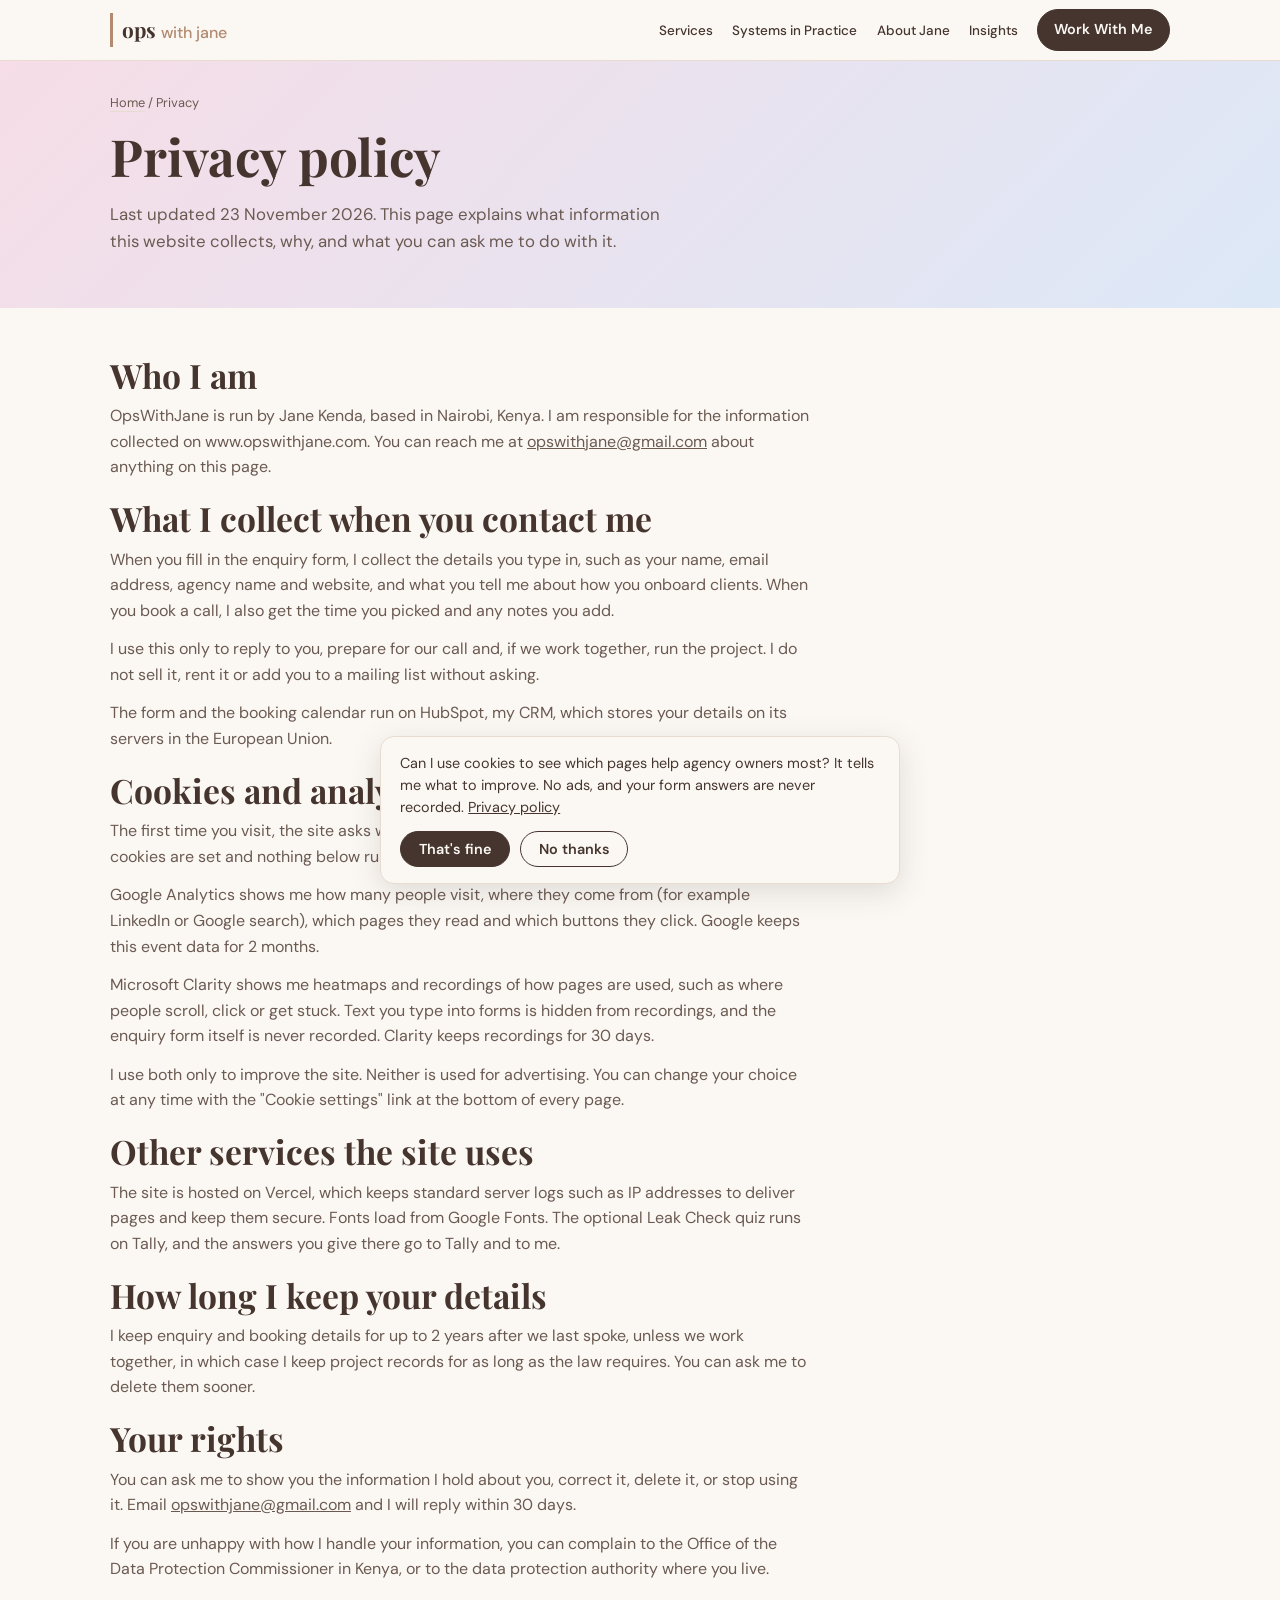
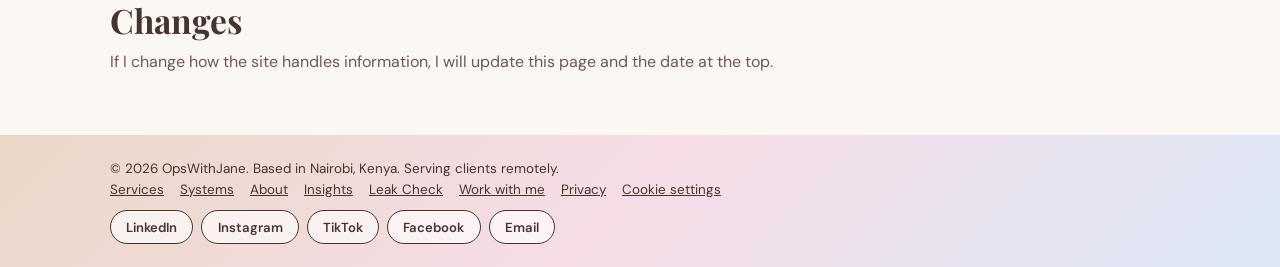
<file: privacy.html>
<!DOCTYPE html>
<html lang="en">
<head>
<meta charset="UTF-8">
<meta name="viewport" content="width=device-width, initial-scale=1">
<title>Privacy Policy | OpsWithJane</title>
<meta name="description" content="How OpsWithJane collects, uses and protects your information, including cookies, analytics and enquiry form details.">
<link rel="canonical" href="https://www.opswithjane.com/privacy">
<meta name="robots" content="index, follow, max-image-preview:large">
<meta property="og:site_name" content="OpsWithJane">
<meta property="og:title" content="Privacy Policy | OpsWithJane">
<meta property="og:description" content="How OpsWithJane collects, uses and protects your information, including cookies, analytics and enquiry form details.">
<meta property="og:type" content="website">
<meta property="og:url" content="https://www.opswithjane.com/privacy">
<meta property="og:image" content="https://www.opswithjane.com/assets/og-image.jpg">
<meta property="og:image:width" content="1200">
<meta property="og:image:height" content="630">
<meta property="og:image:alt" content="OpsWithJane: client onboarding systems for marketing agencies, by Jane Kenda">
<meta name="twitter:card" content="summary_large_image">
<meta name="twitter:image" content="https://www.opswithjane.com/assets/og-image.jpg">
<link rel="icon" type="image/png" href="/assets/favicon.png">
<link rel="apple-touch-icon" href="/assets/favicon.png">
<link rel="preconnect" href="https://fonts.googleapis.com">
<link rel="preconnect" href="https://fonts.gstatic.com" crossorigin>
<link href="https://fonts.googleapis.com/css2?family=DM+Sans:wght@400;500;600&family=Playfair+Display:ital,wght@0,600;0,700;1,600&display=swap" rel="stylesheet">
<link rel="stylesheet" href="/assets/styles.css">
</head>
<body>
<nav aria-label="Main"><div class="wrap">
<a class="logo" href="/" aria-label="OpsWithJane home"><b>ops</b><span>with jane</span></a>
<ul><li><a href="/services">Services</a></li><li><a href="/systems-in-practice">Systems in Practice</a></li><li><a href="/about">About Jane</a></li><li><a href="/insights">Insights</a></li><li><a class="btn btn-p" href="/work-with-me">Work With Me</a></li></ul>
</div></nav>
<main>
 <section class="hero sm"><div class="wrap"><p class="crumbs"><a href="/">Home</a> / Privacy</p>
<h1>Privacy policy</h1>
<p class="sub">Last updated 23 November 2026. This page explains what information this website collects, why, and what you can ask me to do with it.</p>
</div></section>
<section><div class="wrap prose">
<h2>Who I am</h2>
<p>OpsWithJane is run by Jane Kenda, based in Nairobi, Kenya. I am responsible for the information collected on www.opswithjane.com. You can reach me at <a href="mailto:opswithjane@gmail.com">opswithjane@gmail.com</a> about anything on this page.</p>

<h2 style="margin-top:1.2rem">What I collect when you contact me</h2>
<p>When you fill in the enquiry form, I collect the details you type in, such as your name, email address, agency name and website, and what you tell me about how you onboard clients. When you book a call, I also get the time you picked and any notes you add.</p>
<p>I use this only to reply to you, prepare for our call and, if we work together, run the project. I do not sell it, rent it or add you to a mailing list without asking.</p>
<p>The form and the booking calendar run on HubSpot, my CRM, which stores your details on its servers in the European Union.</p>

<h2 style="margin-top:1.2rem">Cookies and analytics</h2>
<p>The first time you visit, the site asks whether it can use cookies. If you say no, no analytics cookies are set and nothing below runs. If you say yes, two tools load:</p>
<p>Google Analytics shows me how many people visit, where they come from (for example LinkedIn or Google search), which pages they read and which buttons they click. Google keeps this event data for 2 months.</p>
<p>Microsoft Clarity shows me heatmaps and recordings of how pages are used, such as where people scroll, click or get stuck. Text you type into forms is hidden from recordings, and the enquiry form itself is never recorded. Clarity keeps recordings for 30 days.</p>
<p>I use both only to improve the site. Neither is used for advertising. You can change your choice at any time with the "Cookie settings" link at the bottom of every page.</p>

<h2 style="margin-top:1.2rem">Other services the site uses</h2>
<p>The site is hosted on Vercel, which keeps standard server logs such as IP addresses to deliver pages and keep them secure. Fonts load from Google Fonts. The optional Leak Check quiz runs on Tally, and the answers you give there go to Tally and to me.</p>

<h2 style="margin-top:1.2rem">How long I keep your details</h2>
<p>I keep enquiry and booking details for up to 2 years after we last spoke, unless we work together, in which case I keep project records for as long as the law requires. You can ask me to delete them sooner.</p>

<h2 style="margin-top:1.2rem">Your rights</h2>
<p>You can ask me to show you the information I hold about you, correct it, delete it, or stop using it. Email <a href="mailto:opswithjane@gmail.com">opswithjane@gmail.com</a> and I will reply within 30 days.</p>
<p>If you are unhappy with how I handle your information, you can complain to the Office of the Data Protection Commissioner in Kenya, or to the data protection authority where you live.</p>

<h2 style="margin-top:1.2rem">Changes</h2>
<p>If I change how the site handles information, I will update this page and the date at the top.</p>
</div></section>
</main>
<footer><div class="wrap">
<div><span>&copy; 2026 OpsWithJane. Based in Nairobi, Kenya. Serving clients remotely.</span><br><span class="flinks"><a href="/services">Services</a><a href="/systems-in-practice">Systems</a><a href="/about">About</a><a href="/insights">Insights</a><a href="https://tally.so/r/rDaPAl" target="_blank" rel="noopener">Leak Check</a><a href="/work-with-me">Work with me</a><a href="/privacy">Privacy</a></span></div>
<div class="social"><a href="https://www.linkedin.com/in/wamuyu-kenda" target="_blank" rel="noopener">LinkedIn</a><a href="https://www.instagram.com/ops.with.jane" target="_blank" rel="noopener">Instagram</a><a href="https://www.tiktok.com/@opswithjane.va" target="_blank" rel="noopener">TikTok</a><a href="https://www.facebook.com/keith.jennifer.90" target="_blank" rel="noopener">Facebook</a><a href="mailto:opswithjane@gmail.com">Email</a></div>
</div></footer>
<script src="/assets/track.js" defer></script>
<script src="/assets/site.js" defer></script>
</body>
</html>
</file>
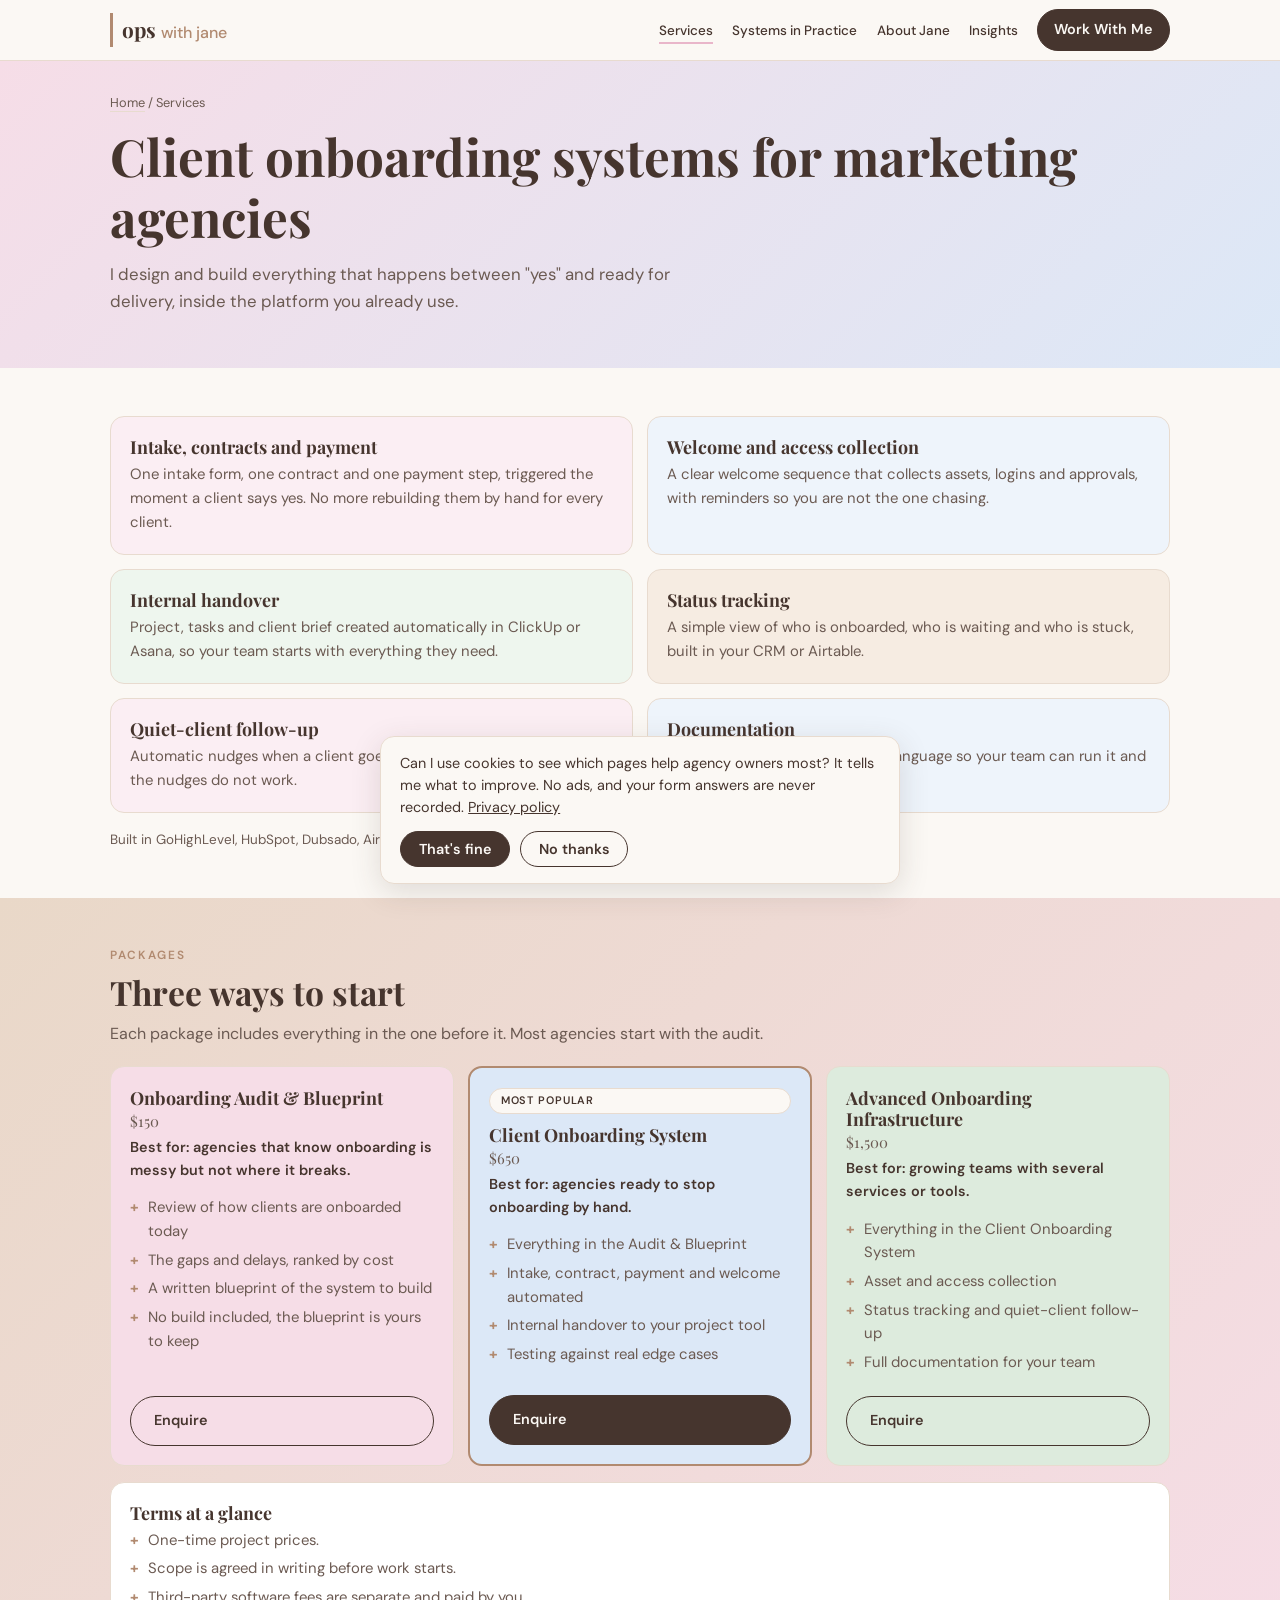
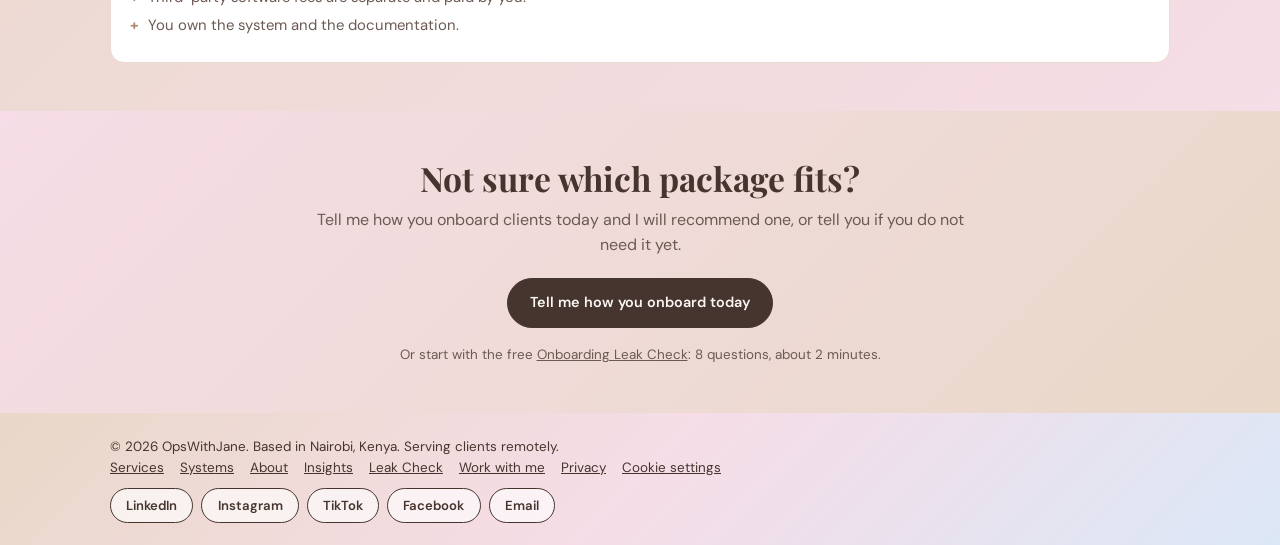
<file: services.html>
<!DOCTYPE html>
<html lang="en">
<head>
<meta charset="UTF-8">
<meta name="viewport" content="width=device-width, initial-scale=1">
<title>Client Onboarding Systems and Packages | OpsWithJane</title>
<meta name="description" content="Client onboarding systems for marketing agencies: intake, contracts, payment, welcome, asset collection and handover. Three packages from a $150 audit to full infrastructure.">
<link rel="canonical" href="https://www.opswithjane.com/services">
<meta name="robots" content="index, follow, max-image-preview:large">
<meta property="og:site_name" content="OpsWithJane">
<meta property="og:title" content="Client Onboarding Systems and Packages | OpsWithJane">
<meta property="og:description" content="Client onboarding systems for marketing agencies: intake, contracts, payment, welcome, asset collection and handover. Three packages from a $150 audit to full infrastructure.">
<meta property="og:type" content="website">
<meta property="og:url" content="https://www.opswithjane.com/services">
<meta property="og:image" content="https://www.opswithjane.com/assets/og-image.jpg">
<meta property="og:image:width" content="1200">
<meta property="og:image:height" content="630">
<meta property="og:image:alt" content="OpsWithJane: client onboarding systems for marketing agencies, by Jane Kenda">
<meta name="twitter:card" content="summary_large_image">
<meta name="twitter:image" content="https://www.opswithjane.com/assets/og-image.jpg">
<link rel="icon" type="image/png" href="/assets/favicon.png">
<link rel="apple-touch-icon" href="/assets/favicon.png">
<link rel="preconnect" href="https://fonts.googleapis.com">
<link rel="preconnect" href="https://fonts.gstatic.com" crossorigin>
<link href="https://fonts.googleapis.com/css2?family=DM+Sans:wght@400;500;600&family=Playfair+Display:ital,wght@0,600;0,700;1,600&display=swap" rel="stylesheet">
<link rel="stylesheet" href="/assets/styles.css">
<script type="application/ld+json">{"@context": "https://schema.org", "@type": "Service", "name": "Client onboarding systems for marketing agencies", "provider": {"@type": "ProfessionalService", "name": "OpsWithJane", "url": "https://www.opswithjane.com/"}, "areaServed": {"@type": "Country", "name": "United States"}, "serviceType": "Client onboarding systems", "audience": {"@type": "Audience", "audienceType": "Agency owners and founder-led service businesses"}}</script>
<script type="application/ld+json">{"@context": "https://schema.org", "@type": "BreadcrumbList", "itemListElement": [{"@type": "ListItem", "position": 1, "name": "Home", "item": "https://www.opswithjane.com/"}, {"@type": "ListItem", "position": 2, "name": "Services", "item": "https://www.opswithjane.com/services"}]}</script>
</head>
<body>
<nav aria-label="Main"><div class="wrap">
<a class="logo" href="/" aria-label="OpsWithJane home"><b>ops</b><span>with jane</span></a>
<ul><li><a href="/services" aria-current="page">Services</a></li><li><a href="/systems-in-practice">Systems in Practice</a></li><li><a href="/about">About Jane</a></li><li><a href="/insights">Insights</a></li><li><a class="btn btn-p" href="/work-with-me">Work With Me</a></li></ul>
</div></nav>
<main>
 <section class="hero sm"><div class="wrap"><p class="crumbs"><a href="/">Home</a> / Services</p>
<h1>Client onboarding systems for marketing agencies</h1>
<p class="sub">I design and build everything that happens between "yes" and ready for delivery, inside the platform you already use.</p>
</div></section>
<section><div class="wrap"><div class="grid g2 mix soft"><div class="card"><h3>Intake, contracts and payment</h3><p>One intake form, one contract and one payment step, triggered the moment a client says yes. No more rebuilding them by hand for every client.</p></div><div class="card"><h3>Welcome and access collection</h3><p>A clear welcome sequence that collects assets, logins and approvals, with reminders so you are not the one chasing.</p></div><div class="card"><h3>Internal handover</h3><p>Project, tasks and client brief created automatically in ClickUp or Asana, so your team starts with everything they need.</p></div><div class="card"><h3>Status tracking</h3><p>A simple view of who is onboarded, who is waiting and who is stuck, built in your CRM or Airtable.</p></div><div class="card"><h3>Quiet-client follow-up</h3><p>Automatic nudges when a client goes silent, and an alert to you when the nudges do not work.</p></div><div class="card"><h3>Documentation</h3><p>Every step written down in plain language so your team can run it and you own it.</p></div></div>
<p class="note">Built in GoHighLevel, HubSpot, Dubsado, Airtable, Asana, ClickUp, Zapier or Make, depending on what you already use.</p></div></section>
<section class="band-brown" id="packages"><div class="wrap">
<p class="eyebrow">Packages</p>
<h2>Three ways to start</h2>
<p class="lead">Each package includes everything in the one before it. Most agencies start with the audit.</p>
<div class="grid g3 mix"><div class="card pk"><h3>Onboarding Audit &amp; Blueprint</h3><p class="price">$150</p><p class="best">Best for: agencies that know onboarding is messy but not where it breaks.</p><ul><li>Review of how clients are onboarded today</li><li>The gaps and delays, ranked by cost</li><li>A written blueprint of the system to build</li><li>No build included, the blueprint is yours to keep</li></ul><a class="btn btn-s" href="/work-with-me">Enquire</a></div><div class="card pk feat"><span class="tag">Most popular</span><h3>Client Onboarding System</h3><p class="price">$650</p><p class="best">Best for: agencies ready to stop onboarding by hand.</p><ul><li>Everything in the Audit &amp; Blueprint</li><li>Intake, contract, payment and welcome automated</li><li>Internal handover to your project tool</li><li>Testing against real edge cases</li></ul><a class="btn btn-p" href="/work-with-me">Enquire</a></div><div class="card pk"><h3>Advanced Onboarding Infrastructure</h3><p class="price">$1,500</p><p class="best">Best for: growing teams with several services or tools.</p><ul><li>Everything in the Client Onboarding System</li><li>Asset and access collection</li><li>Status tracking and quiet-client follow-up</li><li>Full documentation for your team</li></ul><a class="btn btn-s" href="/work-with-me">Enquire</a></div></div><div class="card terms" id="terms"><h3>Terms at a glance</h3><ul><li>One-time project prices.</li><li>Scope is agreed in writing before work starts.</li><li>Third-party software fees are separate and paid by you.</li><li>You own the system and the documentation.</li></ul></div>
</div></section>
<section class="cta-band band-pink"><div class="wrap"><h2>Not sure which package fits?</h2><p class="lead">Tell me how you onboard clients today and I will recommend one, or tell you if you do not need it yet.</p><a class="btn btn-p" href="/work-with-me">Tell me how you onboard today</a>
<p class="note">Or start with the free <a href="https://tally.so/r/rDaPAl" target="_blank" rel="noopener">Onboarding Leak Check</a>: 8 questions, about 2 minutes.</p></div></section>

</main>
<footer><div class="wrap">
<div><span>&copy; 2026 OpsWithJane. Based in Nairobi, Kenya. Serving clients remotely.</span><br><span class="flinks"><a href="/services">Services</a><a href="/systems-in-practice">Systems</a><a href="/about">About</a><a href="/insights">Insights</a><a href="https://tally.so/r/rDaPAl" target="_blank" rel="noopener">Leak Check</a><a href="/work-with-me">Work with me</a><a href="/privacy">Privacy</a></span></div>
<div class="social"><a href="https://www.linkedin.com/in/wamuyu-kenda" target="_blank" rel="noopener">LinkedIn</a><a href="https://www.instagram.com/ops.with.jane" target="_blank" rel="noopener">Instagram</a><a href="https://www.tiktok.com/@opswithjane.va" target="_blank" rel="noopener">TikTok</a><a href="https://www.facebook.com/keith.jennifer.90" target="_blank" rel="noopener">Facebook</a><a href="mailto:opswithjane@gmail.com">Email</a></div>
</div></footer>
<script src="/assets/track.js" defer></script>
<script src="/assets/site.js" defer></script>
</body>
</html>
</file>
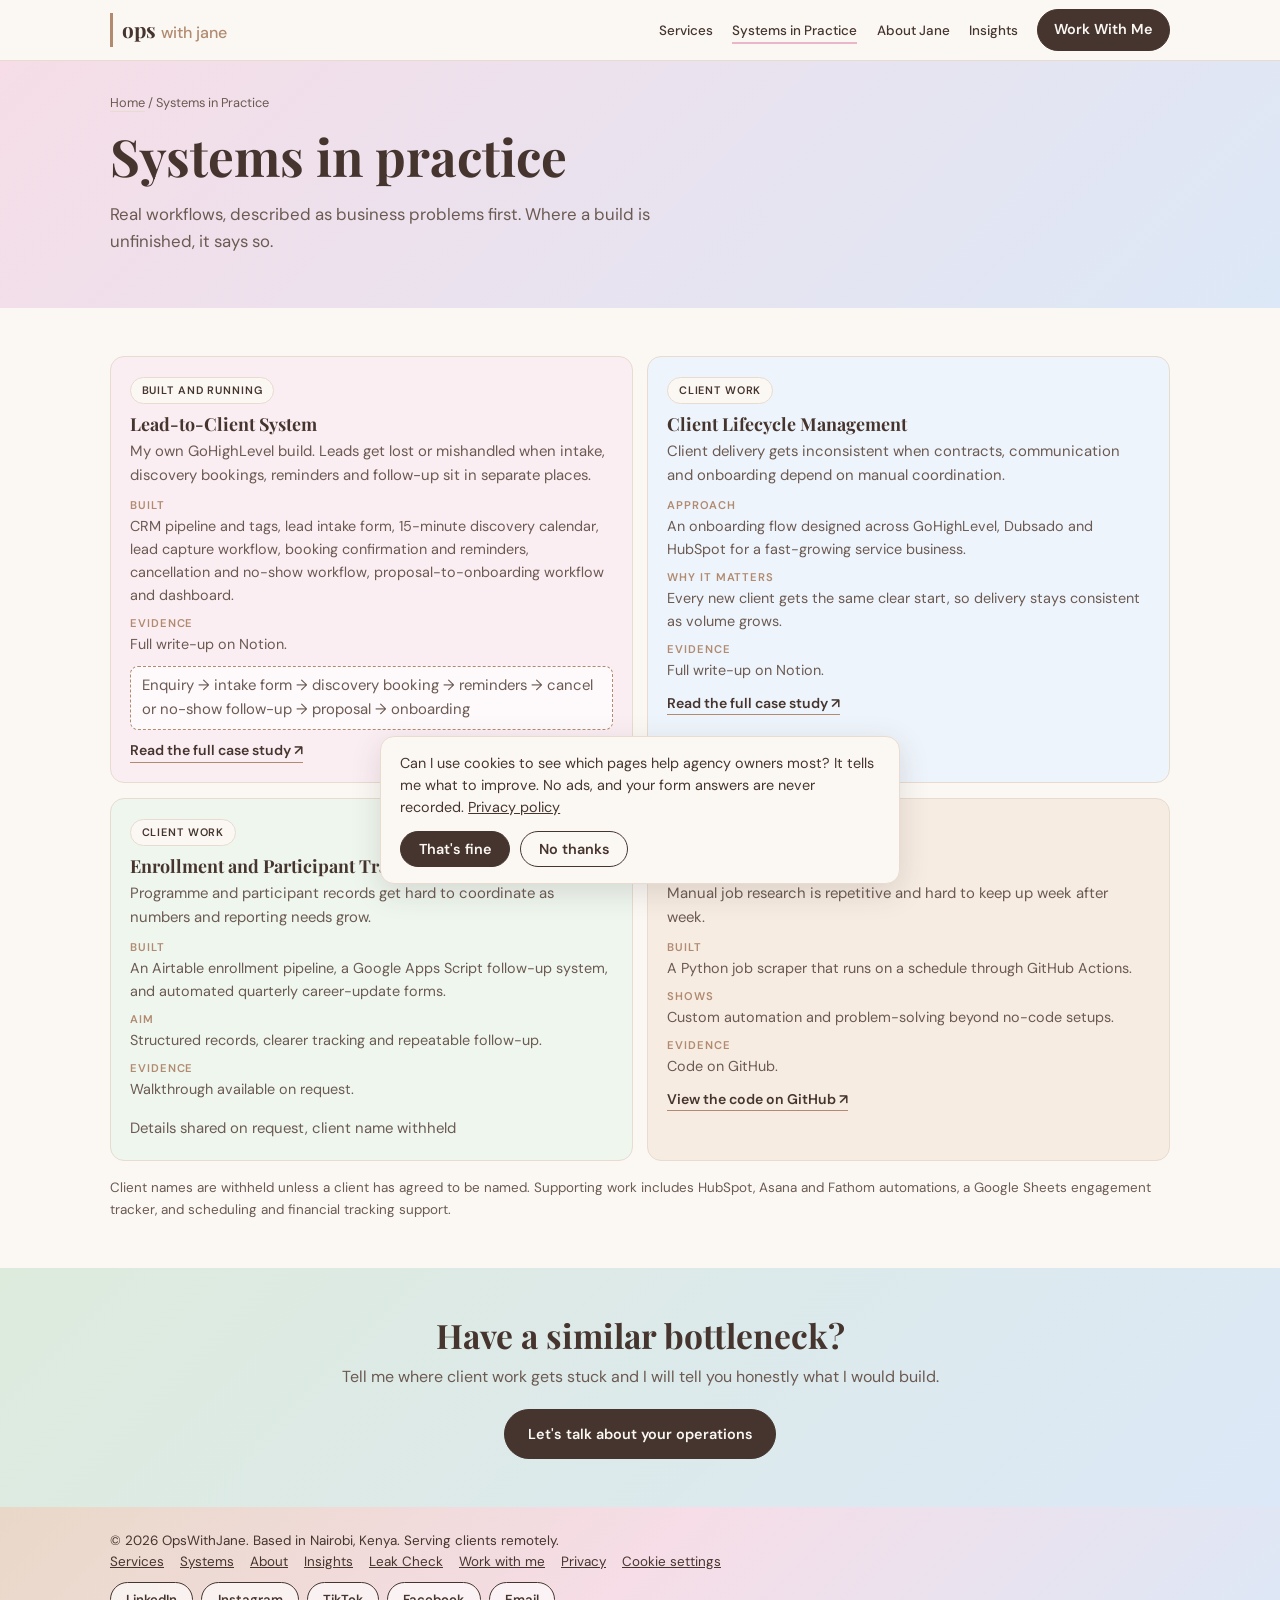
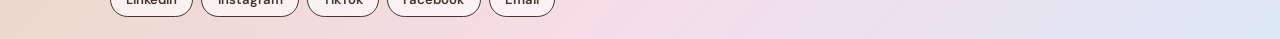
<file: systems-in-practice.html>
<!DOCTYPE html>
<html lang="en">
<head>
<meta charset="UTF-8">
<meta name="viewport" content="width=device-width, initial-scale=1">
<title>Systems in Practice | Workflow and CRM Case Studies | OpsWithJane</title>
<meta name="description" content="Selected workflow case studies: a GoHighLevel lead-to-client system, client lifecycle onboarding, Airtable enrollment tracking, an automated job scraper and executive support.">
<link rel="canonical" href="https://www.opswithjane.com/systems-in-practice">
<meta name="robots" content="index, follow, max-image-preview:large">
<meta property="og:site_name" content="OpsWithJane">
<meta property="og:title" content="Systems in Practice | Workflow and CRM Case Studies | OpsWithJane">
<meta property="og:description" content="Selected workflow case studies: a GoHighLevel lead-to-client system, client lifecycle onboarding, Airtable enrollment tracking, an automated job scraper and executive support.">
<meta property="og:type" content="website">
<meta property="og:url" content="https://www.opswithjane.com/systems-in-practice">
<meta property="og:image" content="https://www.opswithjane.com/assets/og-image.jpg">
<meta property="og:image:width" content="1200">
<meta property="og:image:height" content="630">
<meta property="og:image:alt" content="OpsWithJane: client onboarding systems for marketing agencies, by Jane Kenda">
<meta name="twitter:card" content="summary_large_image">
<meta name="twitter:image" content="https://www.opswithjane.com/assets/og-image.jpg">
<link rel="icon" type="image/png" href="/assets/favicon.png">
<link rel="apple-touch-icon" href="/assets/favicon.png">
<link rel="preconnect" href="https://fonts.googleapis.com">
<link rel="preconnect" href="https://fonts.gstatic.com" crossorigin>
<link href="https://fonts.googleapis.com/css2?family=DM+Sans:wght@400;500;600&family=Playfair+Display:ital,wght@0,600;0,700;1,600&display=swap" rel="stylesheet">
<link rel="stylesheet" href="/assets/styles.css">
<script type="application/ld+json">{"@context": "https://schema.org", "@type": "BreadcrumbList", "itemListElement": [{"@type": "ListItem", "position": 1, "name": "Home", "item": "https://www.opswithjane.com/"}, {"@type": "ListItem", "position": 2, "name": "Systems in Practice", "item": "https://www.opswithjane.com/systems-in-practice"}]}</script>
</head>
<body>
<nav aria-label="Main"><div class="wrap">
<a class="logo" href="/" aria-label="OpsWithJane home"><b>ops</b><span>with jane</span></a>
<ul><li><a href="/services">Services</a></li><li><a href="/systems-in-practice" aria-current="page">Systems in Practice</a></li><li><a href="/about">About Jane</a></li><li><a href="/insights">Insights</a></li><li><a class="btn btn-p" href="/work-with-me">Work With Me</a></li></ul>
</div></nav>
<main>
 <section class="hero sm"><div class="wrap"><p class="crumbs"><a href="/">Home</a> / Systems in Practice</p>
<h1>Systems in practice</h1>
<p class="sub">Real workflows, described as business problems first. Where a build is unfinished, it says so.</p>
</div></section>
<section><div class="wrap"><div class="grid g2 mix soft"><article class="card case"><span class="tag">Built and running</span><h3>Lead-to-Client System</h3><p>My own GoHighLevel build. Leads get lost or mishandled when intake, discovery bookings, reminders and follow-up sit in separate places.</p><dl><dt>Built</dt><dd>CRM pipeline and tags, lead intake form, 15-minute discovery calendar, lead capture workflow, booking confirmation and reminders, cancellation and no-show workflow, proposal-to-onboarding workflow and dashboard.</dd><dt>Evidence</dt><dd>Full write-up on Notion.</dd></dl><p class="flow">Enquiry &rarr; intake form &rarr; discovery booking &rarr; reminders &rarr; cancel or no-show follow-up &rarr; proposal &rarr; onboarding</p><a class="cardlink" href="https://app.notion.com/p/I-Built-My-Own-Lead-to-Client-System-in-GoHighLevel-3f384b6eeb51809d8ee7e575572473f3?source=copy_link" target="_blank" rel="noopener">Read the full case study &#8599;</a></article><article class="card case"><span class="tag">Client work</span><h3>Client Lifecycle Management</h3><p>Client delivery gets inconsistent when contracts, communication and onboarding depend on manual coordination.</p><dl><dt>Approach</dt><dd>An onboarding flow designed across GoHighLevel, Dubsado and HubSpot for a fast-growing service business.</dd><dt>Why it matters</dt><dd>Every new client gets the same clear start, so delivery stays consistent as volume grows.</dd><dt>Evidence</dt><dd>Full write-up on Notion.</dd></dl><a class="cardlink" href="https://app.notion.com/p/A-Day-in-The-Life-General-Business-Client-Onboarding-Ops-System-39797b40e80d806c852dd5c512b9ae58?source=copy_link" target="_blank" rel="noopener">Read the full case study &#8599;</a></article><article class="card case"><span class="tag">Client work</span><h3>Enrollment and Participant Tracking</h3><p>Programme and participant records get hard to coordinate as numbers and reporting needs grow.</p><dl><dt>Built</dt><dd>An Airtable enrollment pipeline, a Google Apps Script follow-up system, and automated quarterly career-update forms.</dd><dt>Aim</dt><dd>Structured records, clearer tracking and repeatable follow-up.</dd><dt>Evidence</dt><dd>Walkthrough available on request.</dd></dl><p class="note">Details shared on request, client name withheld</p></article><article class="card case"><span class="tag">Deployed</span><h3>Automated Job Research</h3><p>Manual job research is repetitive and hard to keep up week after week.</p><dl><dt>Built</dt><dd>A Python job scraper that runs on a schedule through GitHub Actions.</dd><dt>Shows</dt><dd>Custom automation and problem-solving beyond no-code setups.</dd><dt>Evidence</dt><dd>Code on GitHub.</dd></dl><a class="cardlink" href="https://github.com/Muyu3" target="_blank" rel="noopener">View the code on GitHub &#8599;</a></article></div>
<p class="note">Client names are withheld unless a client has agreed to be named. Supporting work includes HubSpot, Asana and Fathom automations, a Google Sheets engagement tracker, and scheduling and financial tracking support.</p>
</div></section>
<section class="cta-band band-green"><div class="wrap"><h2>Have a similar bottleneck?</h2><p class="lead">Tell me where client work gets stuck and I will tell you honestly what I would build.</p><a class="btn btn-p" href="/work-with-me">Let's talk about your operations</a></div></section>

</main>
<footer><div class="wrap">
<div><span>&copy; 2026 OpsWithJane. Based in Nairobi, Kenya. Serving clients remotely.</span><br><span class="flinks"><a href="/services">Services</a><a href="/systems-in-practice">Systems</a><a href="/about">About</a><a href="/insights">Insights</a><a href="https://tally.so/r/rDaPAl" target="_blank" rel="noopener">Leak Check</a><a href="/work-with-me">Work with me</a><a href="/privacy">Privacy</a></span></div>
<div class="social"><a href="https://www.linkedin.com/in/wamuyu-kenda" target="_blank" rel="noopener">LinkedIn</a><a href="https://www.instagram.com/ops.with.jane" target="_blank" rel="noopener">Instagram</a><a href="https://www.tiktok.com/@opswithjane.va" target="_blank" rel="noopener">TikTok</a><a href="https://www.facebook.com/keith.jennifer.90" target="_blank" rel="noopener">Facebook</a><a href="mailto:opswithjane@gmail.com">Email</a></div>
</div></footer>
<script src="/assets/track.js" defer></script>
<script src="/assets/site.js" defer></script>
</body>
</html>
</file>
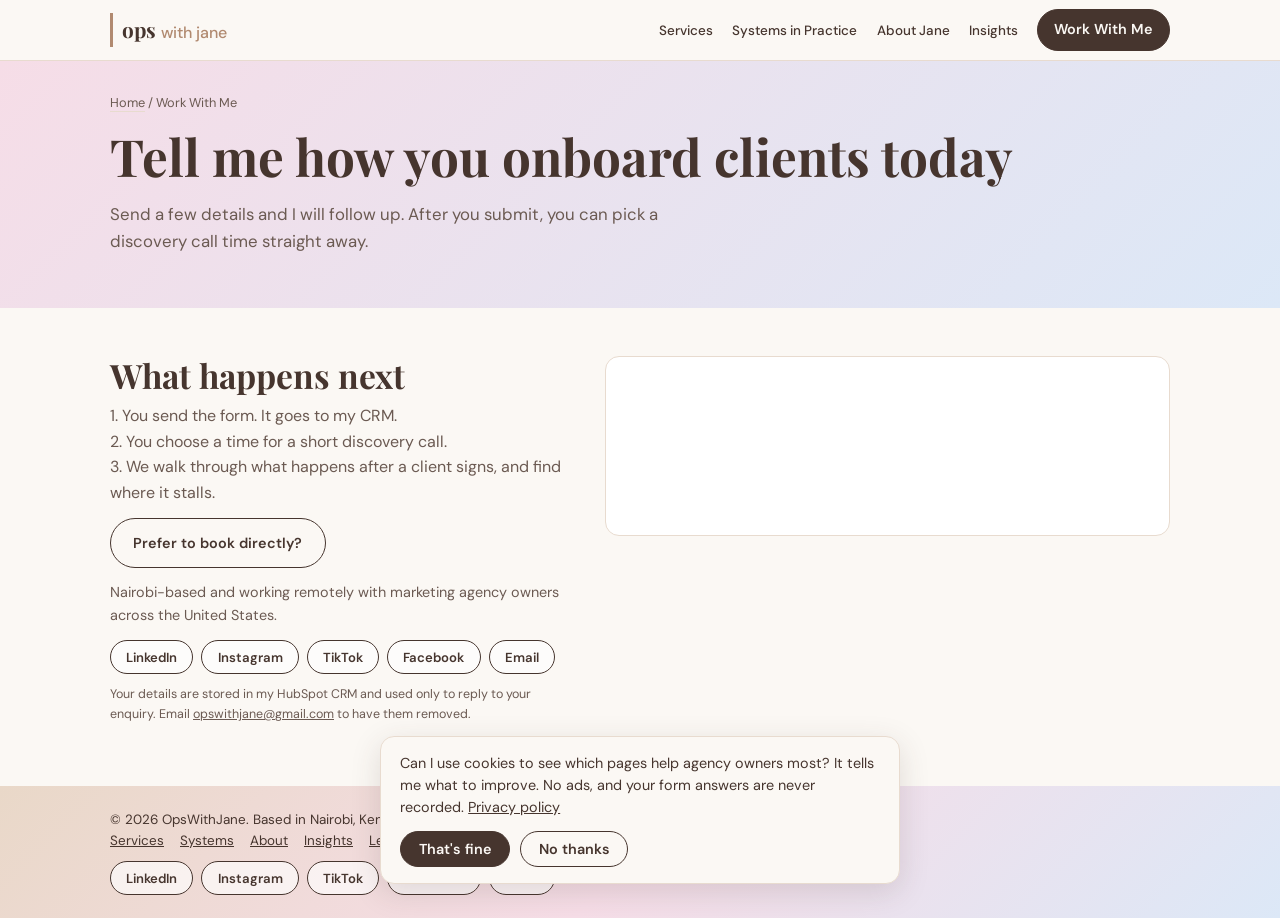
<file: work-with-me.html>
<!DOCTYPE html>
<html lang="en">
<head>
<meta charset="UTF-8">
<meta name="viewport" content="width=device-width, initial-scale=1">
<title>Book a Discovery Call | Client Onboarding Systems | OpsWithJane</title>
<meta name="description" content="Tell Jane how you onboard clients today and book a discovery call. Client onboarding systems for marketing agency owners in the United States.">
<link rel="canonical" href="https://www.opswithjane.com/work-with-me">
<meta name="robots" content="index, follow, max-image-preview:large">
<meta property="og:site_name" content="OpsWithJane">
<meta property="og:title" content="Book a Discovery Call | Client Onboarding Systems | OpsWithJane">
<meta property="og:description" content="Tell Jane how you onboard clients today and book a discovery call. Client onboarding systems for marketing agency owners in the United States.">
<meta property="og:type" content="website">
<meta property="og:url" content="https://www.opswithjane.com/work-with-me">
<meta property="og:image" content="https://www.opswithjane.com/assets/og-image.jpg">
<meta property="og:image:width" content="1200">
<meta property="og:image:height" content="630">
<meta property="og:image:alt" content="OpsWithJane: client onboarding systems for marketing agencies, by Jane Kenda">
<meta name="twitter:card" content="summary_large_image">
<meta name="twitter:image" content="https://www.opswithjane.com/assets/og-image.jpg">
<link rel="icon" type="image/png" href="/assets/favicon.png">
<link rel="apple-touch-icon" href="/assets/favicon.png">
<link rel="preconnect" href="https://fonts.googleapis.com">
<link rel="preconnect" href="https://fonts.gstatic.com" crossorigin>
<link href="https://fonts.googleapis.com/css2?family=DM+Sans:wght@400;500;600&family=Playfair+Display:ital,wght@0,600;0,700;1,600&display=swap" rel="stylesheet">
<link rel="stylesheet" href="/assets/styles.css">
<script type="application/ld+json">{"@context": "https://schema.org", "@type": "BreadcrumbList", "itemListElement": [{"@type": "ListItem", "position": 1, "name": "Home", "item": "https://www.opswithjane.com/"}, {"@type": "ListItem", "position": 2, "name": "Work With Me", "item": "https://www.opswithjane.com/work-with-me"}]}</script>
</head>
<body>
<nav aria-label="Main"><div class="wrap">
<a class="logo" href="/" aria-label="OpsWithJane home"><b>ops</b><span>with jane</span></a>
<ul><li><a href="/services">Services</a></li><li><a href="/systems-in-practice">Systems in Practice</a></li><li><a href="/about">About Jane</a></li><li><a href="/insights">Insights</a></li><li><a class="btn btn-p" href="/work-with-me" aria-current="page">Work With Me</a></li></ul>
</div></nav>
<main>
 <section class="hero sm"><div class="wrap"><p class="crumbs"><a href="/">Home</a> / Work With Me</p>
<h1>Tell me how you onboard clients today</h1>
<p class="sub">Send a few details and I will follow up. After you submit, you can pick a discovery call time straight away.</p>
</div></section>
<section><div class="wrap contact">
<div class="prose">
<h2>What happens next</h2>
<p>1. You send the form. It goes to my CRM.<br>2. You choose a time for a short discovery call.<br>3. We walk through what happens after a client signs, and find where it stalls.</p>
<p><a class="btn btn-s" href="https://meetings-eu1.hubspot.com/jane-kenda" target="_blank" rel="noopener">Prefer to book directly?</a></p>
<p class="reach">Nairobi-based and working remotely with marketing agency owners across the United States.</p>
<div class="social"><a href="https://www.linkedin.com/in/wamuyu-kenda" target="_blank" rel="noopener">LinkedIn</a><a href="https://www.instagram.com/ops.with.jane" target="_blank" rel="noopener">Instagram</a><a href="https://www.tiktok.com/@opswithjane.va" target="_blank" rel="noopener">TikTok</a><a href="https://www.facebook.com/keith.jennifer.90" target="_blank" rel="noopener">Facebook</a><a href="mailto:opswithjane@gmail.com">Email</a></div>
<p class="priv">Your details are stored in my HubSpot CRM and used only to reply to your enquiry. Email <a href="mailto:opswithjane@gmail.com">opswithjane@gmail.com</a> to have them removed.</p>
</div>
<div class="formbox"><div class="hs-form-frame" data-region="eu1" data-form-id="302a9dc1-44eb-4a73-abe2-047f1c1cc730" data-portal-id="147994349"></div>
<noscript><p>Please enable JavaScript or email opswithjane@gmail.com.</p></noscript></div>
</div></section>
<dialog id="cal" aria-labelledby="calt">
<div class="dh"><strong id="calt">Thanks. Now pick a time</strong><button type="button" id="calx" aria-label="Close">&times;</button></div>
<div class="db"><div class="meetings-iframe-container" data-src="https://meetings-eu1.hubspot.com/jane-kenda?embed=true"></div>
<p class="priv">Your enquiry has been received. A booking is only confirmed once HubSpot sends you a confirmation. If the calendar does not load, <a href="https://meetings-eu1.hubspot.com/jane-kenda" target="_blank" rel="noopener">open the booking page</a>.</p></div>
</dialog>

</main>
<footer><div class="wrap">
<div><span>&copy; 2026 OpsWithJane. Based in Nairobi, Kenya. Serving clients remotely.</span><br><span class="flinks"><a href="/services">Services</a><a href="/systems-in-practice">Systems</a><a href="/about">About</a><a href="/insights">Insights</a><a href="https://tally.so/r/rDaPAl" target="_blank" rel="noopener">Leak Check</a><a href="/work-with-me">Work with me</a><a href="/privacy">Privacy</a></span></div>
<div class="social"><a href="https://www.linkedin.com/in/wamuyu-kenda" target="_blank" rel="noopener">LinkedIn</a><a href="https://www.instagram.com/ops.with.jane" target="_blank" rel="noopener">Instagram</a><a href="https://www.tiktok.com/@opswithjane.va" target="_blank" rel="noopener">TikTok</a><a href="https://www.facebook.com/keith.jennifer.90" target="_blank" rel="noopener">Facebook</a><a href="mailto:opswithjane@gmail.com">Email</a></div>
</div></footer>
<script src="/assets/track.js" defer></script>
<script src="/assets/site.js" defer></script>
</body>
</html>
</file>
<file: assets/styles.css>
:root{--bg:#FBF8F4;--ink:#46352E;--mute:#6b5a52;--pink:#F6DDE7;--pink2:#E9B6CA;--blue:#DCE8F7;--blue2:#A8C4E8;--green:#DDEBDD;--green2:#AFCDB4;--brown:#E9D8C8;--brown2:#B18A70;--line:#e8dbcf;--r:14px;--w:1100px;--sec:clamp(1.9rem,4vw,3rem);--serif:'Playfair Display',Georgia,serif;--sans:'DM Sans',system-ui,sans-serif}
*{box-sizing:border-box;margin:0;padding:0}
html{scroll-behavior:smooth;scroll-padding-top:90px}
body{font-family:var(--sans);background:var(--bg);color:var(--ink);line-height:1.6;font-size:1rem}
img,iframe{max-width:100%;display:block}
a{color:inherit}
:focus-visible{outline:3px solid var(--blue2);outline-offset:2px}
.wrap{max-width:var(--w);margin:0 auto;padding:0 1.25rem}
section{padding:var(--sec) 0}
h1,h2,h3{font-family:var(--serif);line-height:1.18;font-weight:700}
h1{font-size:clamp(2rem,4.6vw,3.2rem)}
h2{font-size:clamp(1.55rem,3vw,2.1rem);margin-bottom:.5rem}
h3{font-size:1.12rem;margin-bottom:.35rem}
h1 em,h2 em{font-style:italic;color:var(--brown2)}
.eyebrow{font-size:.74rem;letter-spacing:.14em;text-transform:uppercase;font-weight:600;color:var(--brown2);margin-bottom:.5rem}
.lead{color:var(--mute);max-width:660px;margin-bottom:1.25rem}
.btn{display:inline-block;padding:.78rem 1.4rem;border-radius:999px;font-weight:600;font-size:.9rem;text-decoration:none;border:1.5px solid var(--ink);transition:transform .15s,background .2s;cursor:pointer;font-family:inherit;background:transparent;color:var(--ink)}
.btn:hover{transform:translateY(-2px)}
.btn-p{background:var(--ink);color:var(--bg)}
.btn-p:hover{background:var(--brown2);border-color:var(--brown2)}
.btn-s:hover{background:var(--pink)}
nav{position:sticky;top:0;z-index:50;background:rgba(251,248,244,.95);backdrop-filter:blur(8px);border-bottom:1px solid var(--line)}
nav .wrap{display:flex;justify-content:space-between;align-items:center;gap:1rem;min-height:60px;flex-wrap:wrap;padding-top:.4rem;padding-bottom:.4rem}
.logo{text-decoration:none;display:inline-flex;align-items:baseline;gap:.35rem;border-left:3px solid var(--brown2);padding-left:.55rem}
.logo b{font-family:var(--serif);font-weight:700;font-size:1.3rem}
.logo span{font-family:var(--sans);font-weight:500;font-size:1rem;color:var(--brown2)}
nav ul{display:flex;gap:1.2rem;list-style:none;align-items:center;flex-wrap:wrap}
nav ul a{font-size:.84rem;font-weight:500;text-decoration:none;padding:.2rem 0;border-bottom:2px solid transparent}
nav ul a:hover,nav ul a[aria-current]{border-bottom-color:var(--pink2)}
nav ul a.btn{padding:.5rem 1rem;border:1.5px solid var(--ink)}
.crumbs{font-size:.8rem;color:var(--mute);margin-bottom:.8rem}
.crumbs a{text-decoration:none;border-bottom:1px solid var(--line)}
.hero{background:linear-gradient(135deg,var(--pink) 0%,var(--blue) 100%);padding:clamp(1.6rem,4vw,2.6rem) 0}
.hero.sm{padding:clamp(1.4rem,3vw,2rem) 0}
.hero .wrap.two{display:grid;grid-template-columns:1.25fr .75fr;gap:2rem;align-items:center}
.hero p.sub{color:var(--mute);font-size:1.05rem;margin:.9rem 0 1.3rem;max-width:560px}
.ctas{display:flex;gap:.7rem;flex-wrap:wrap}
.tagline{margin-top:1.1rem;font-size:.85rem;color:var(--mute)}
.portrait{border-radius:var(--r);border:1px solid var(--line);aspect-ratio:4/5;object-fit:cover;object-position:center 20%;width:100%;box-shadow:9px 9px 0 var(--green)}
@media(max-width:820px){.hero .wrap.two{grid-template-columns:1fr}.portrait{max-width:270px}}
.grid{display:grid;gap:.9rem}
.g2{grid-template-columns:repeat(2,1fr)}.g3{grid-template-columns:repeat(3,1fr)}.g4{grid-template-columns:repeat(4,1fr)}
@media(max-width:980px){.g4{grid-template-columns:repeat(2,1fr)}.g3{grid-template-columns:1fr 1fr}}
@media(max-width:640px){.g2,.g3,.g4{grid-template-columns:1fr}}
.card{background:#fff;border:1px solid var(--line);border-radius:var(--r);padding:1.2rem}
.card p,.card li{color:var(--mute);font-size:.93rem}
.mix>.card:nth-child(4n+1){background:var(--pink)}
.mix>.card:nth-child(4n+2){background:var(--blue)}
.mix>.card:nth-child(4n+3){background:var(--green)}
.mix>.card:nth-child(4n+4){background:var(--brown)}
.mix.soft>.card:nth-child(4n+1){background:#fbeef3}
.mix.soft>.card:nth-child(4n+2){background:#eef4fb}
.mix.soft>.card:nth-child(4n+3){background:#eef6ee}
.mix.soft>.card:nth-child(4n+4){background:#f6ece2}
.band-green{background:linear-gradient(135deg,var(--green) 0%,var(--blue) 100%)}
.band-brown{background:linear-gradient(135deg,var(--brown) 0%,var(--pink) 100%)}
.band-blue{background:linear-gradient(135deg,var(--blue) 0%,var(--green) 100%)}
.band-pink{background:linear-gradient(135deg,var(--pink) 0%,var(--brown) 100%)}
.cardlink{display:inline-block;margin-top:.6rem;font-weight:600;font-size:.88rem;border-bottom:1.5px solid var(--brown2);text-decoration:none}
.steps{counter-reset:s}
.steps .card::before{counter-increment:s;content:counter(s);font-family:var(--serif);font-size:1.5rem;color:var(--brown2);display:block;line-height:1.2}
.vid{display:grid;grid-template-columns:.55fr 1.45fr;gap:2rem;align-items:center}
.vframe{position:relative;aspect-ratio:9/16;max-width:260px;width:100%;margin:0 auto;border-radius:var(--r);overflow:hidden;border:1px solid var(--line);background:var(--brown);box-shadow:8px 8px 0 var(--pink2)}
.vframe iframe,.vposter,.vposter img{position:absolute;inset:0;width:100%;height:100%;border:0}
.vposter{border:0;padding:0;background:none;cursor:pointer}
.vposter img{object-fit:cover;object-position:center 20%}
.play{position:absolute;top:50%;left:50%;transform:translate(-50%,-50%);width:60px;height:60px;border-radius:50%;background:var(--bg);display:grid;place-items:center;font-size:1.1rem;box-shadow:0 6px 18px rgba(70,53,46,.25)}
@media(max-width:760px){.vid{grid-template-columns:1fr}}
.tag{display:inline-block;font-size:.68rem;font-weight:600;letter-spacing:.08em;text-transform:uppercase;padding:.22rem .65rem;border-radius:999px;margin-bottom:.6rem;background:var(--bg);border:1px solid var(--line)}
.case dl{font-size:.9rem;margin-top:.6rem}
.case dt{font-weight:600;font-size:.7rem;letter-spacing:.08em;text-transform:uppercase;color:var(--brown2);margin-top:.5rem}
.case dd{color:var(--mute)}
.flow{font-size:.82rem;background:rgba(255,255,255,.7);border:1px dashed var(--brown2);border-radius:8px;padding:.45rem .7rem;margin-top:.6rem;color:var(--ink)}
.price{font-family:var(--serif);font-size:1.9rem;line-height:1.2}.price small{font-family:var(--sans);font-size:.82rem;color:var(--mute)}
.pk{display:flex;flex-direction:column}
.pk ul{list-style:none;margin:.7rem 0 1rem;flex-grow:1}
.pk li{padding-left:1.1rem;position:relative;margin-bottom:.3rem}
.pk li::before{content:"+";position:absolute;left:0;color:var(--brown2);font-weight:700}
.pk .hrs{font-size:.8rem;font-weight:600;color:var(--brown2)}
.pk.feat{border:2px solid var(--brown2)}
.note{font-size:.84rem;color:var(--mute);margin-top:1rem}
.fit li{margin:.35rem 0 .35rem 1.1rem}
details{background:#fff;border:1px solid var(--line);border-radius:var(--r);padding:.9rem 1.1rem;margin-bottom:.5rem}
summary{cursor:pointer;font-weight:600}
details p{margin-top:.5rem;color:var(--mute);font-size:.93rem}
.about{display:grid;grid-template-columns:.55fr 1.45fr;gap:2rem;align-items:center}
@media(max-width:760px){.about{grid-template-columns:1fr}.about .portrait{max-width:260px}}
.formbox{background:#fff;border:1px solid var(--line);border-radius:var(--r);padding:1.2rem;min-height:180px}
.contact{display:grid;grid-template-columns:.9fr 1.1fr;gap:2rem;align-items:start}
@media(max-width:860px){.contact{grid-template-columns:1fr}}
.priv{font-size:.78rem;color:var(--mute);margin-top:.7rem}
.prose p{color:var(--mute);margin-bottom:.8rem;max-width:700px}
.cta-band{text-align:center}
.cta-band .lead{margin-left:auto;margin-right:auto}
footer{background:linear-gradient(135deg,var(--brown) 0%,var(--pink) 50%,var(--blue) 100%);padding:1.4rem 0;font-size:.84rem;color:var(--ink)}
footer .wrap{display:flex;justify-content:space-between;flex-wrap:wrap;gap:.6rem}
footer a{margin-left:1rem}
dialog{border:0;border-radius:var(--r);padding:0;width:min(720px,94vw);max-height:92vh;background:var(--bg);color:var(--ink)}
dialog::backdrop{background:rgba(70,53,46,.4)}
.dh{display:flex;justify-content:space-between;align-items:center;padding:.9rem 1.1rem;background:linear-gradient(135deg,var(--pink),var(--blue));border-bottom:1px solid var(--line)}
.dh button{background:none;border:0;font-size:1.6rem;cursor:pointer;color:var(--ink);line-height:1}
.db{padding:1rem 1.1rem;overflow:auto;max-height:76vh}
@media(prefers-reduced-motion:reduce){*{scroll-behavior:auto!important;transition:none!important}}
[hidden]{display:none!important}
.vposter{z-index:2}
.social{display:flex;gap:.5rem;flex-wrap:wrap;align-items:center}
.cta-band .social{justify-content:center;margin-top:1rem}
.social a,footer .social a{margin:0;padding:.35rem .95rem;border-radius:999px;border:1.5px solid var(--ink);text-decoration:none;font-size:.82rem;font-weight:600;background:rgba(255,255,255,.65)}
.social a:hover{background:var(--pink)}
.flinks a{margin:0 1rem 0 0}
footer a{margin-left:0}
.reach{font-size:.9rem;color:var(--mute);margin-top:.7rem;max-width:560px}
.pk .best{font-weight:600;color:var(--ink);font-size:.9rem;margin:.3rem 0 .2rem}
.terms{margin-top:1rem;background:#fff}
.terms ul{list-style:none}
.terms li{padding-left:1.1rem;position:relative;margin-bottom:.3rem}
.terms li::before{content:"+";position:absolute;left:0;color:var(--brown2);font-weight:700}
.quote{margin:0;display:flex;flex-direction:column;justify-content:space-between;gap:.9rem}
.quote blockquote p{color:var(--ink);font-size:.95rem}
.quote blockquote p::before{content:"\201C";font-family:var(--serif);font-size:2.2rem;line-height:.6;color:var(--brown2);display:block;margin-bottom:.5rem}
.quote figcaption{font-size:.7rem;font-weight:600;letter-spacing:.08em;text-transform:uppercase;color:var(--brown2)}
</file>
